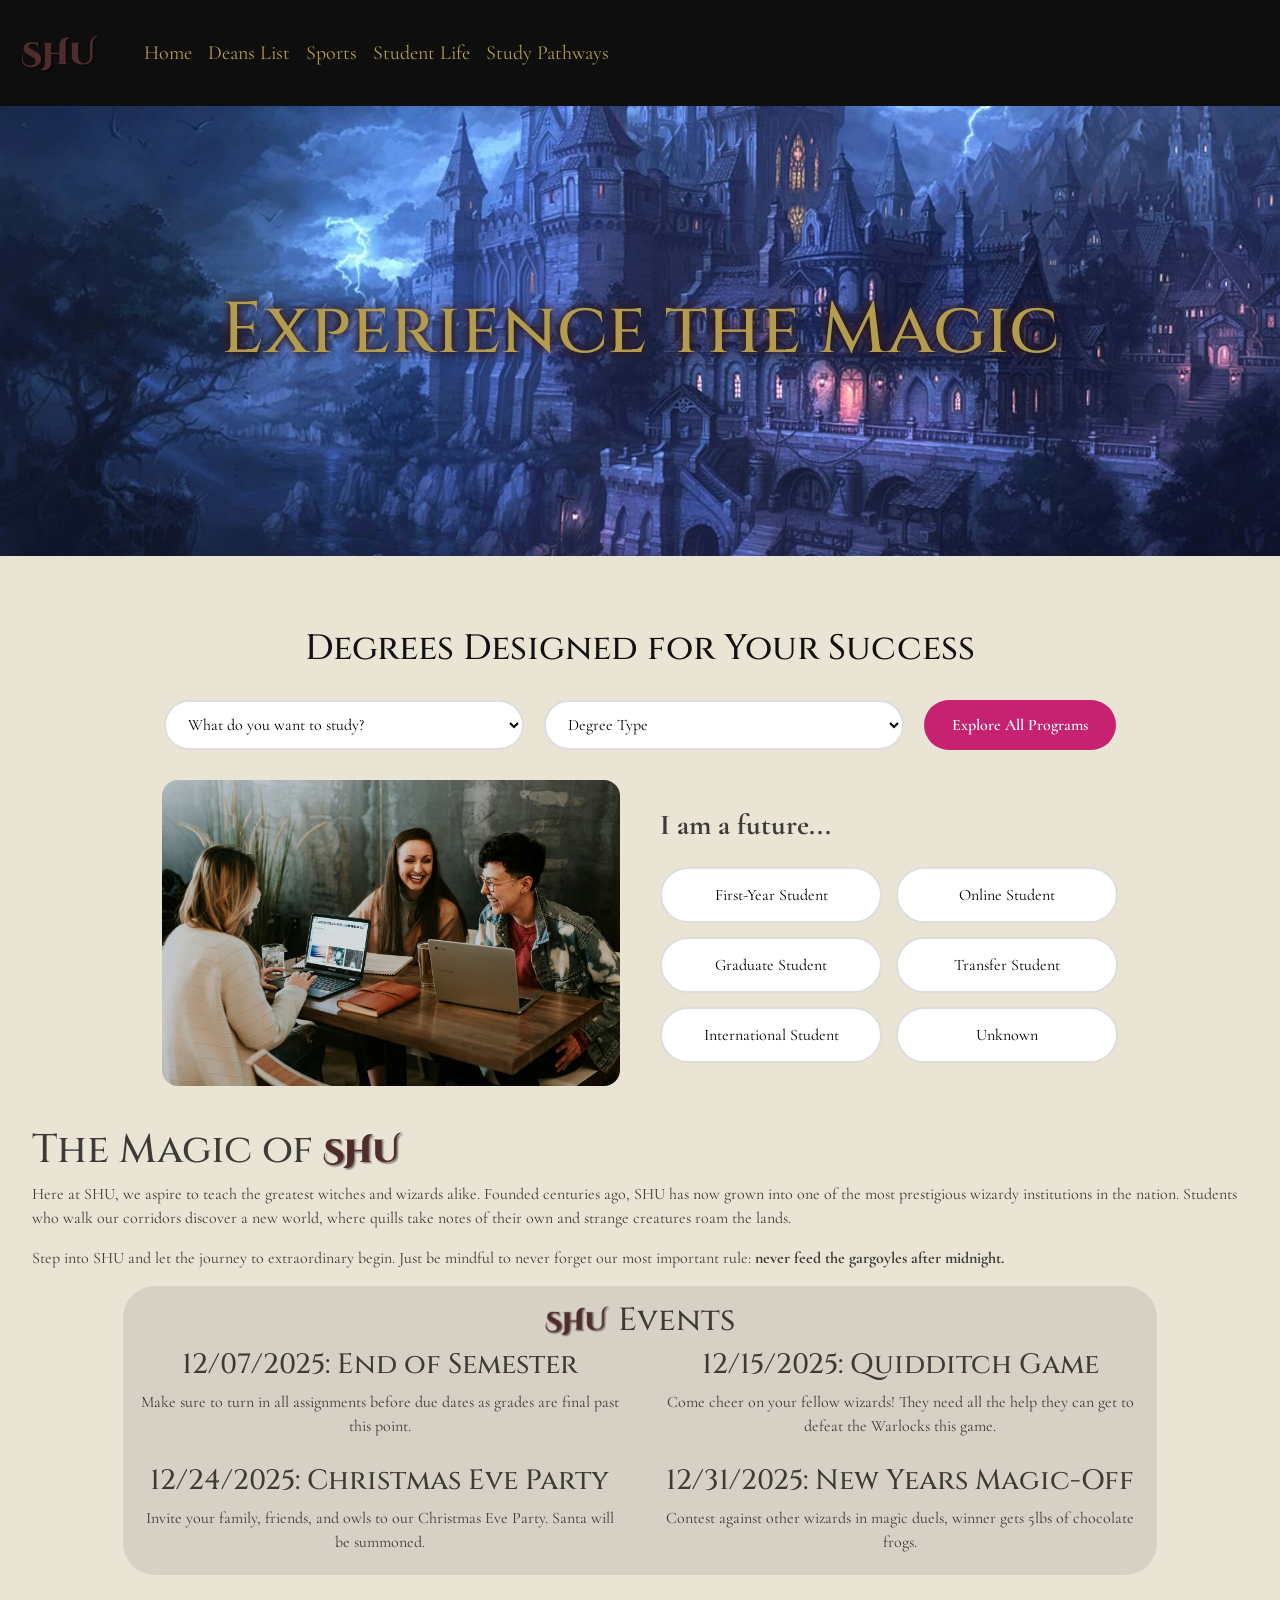
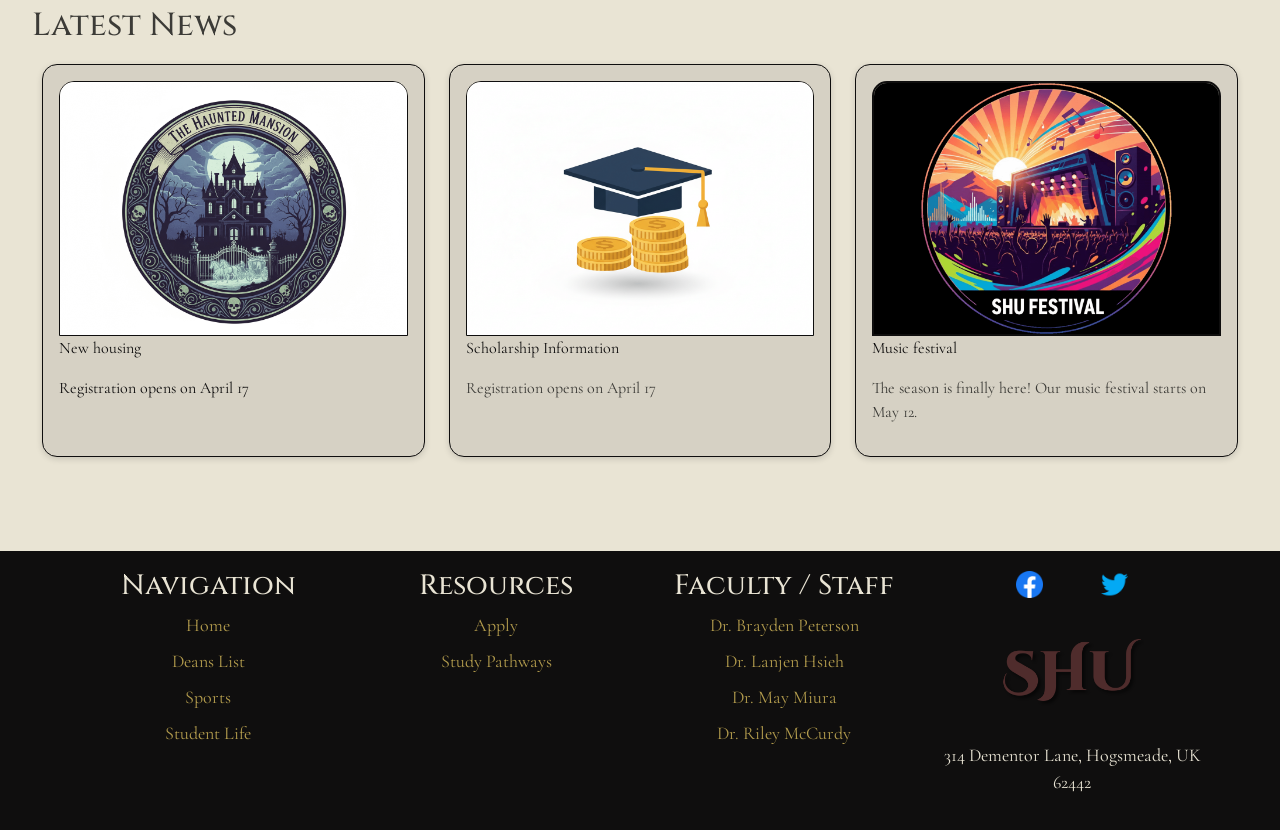
<file: index.html>
<!DOCTYPE html>
<html lang="en">
  <head>
    <meta charset="UTF-8">
    <meta name="viewport" content="width=device-width, initial-scale=1.0">
    <link rel="icon" href="./images/owl.ico" type="image/x-icon">
    <link rel="stylesheet" href="styles.css">
    <title>Southern Hogwarts University: Deans</title>

    <!-- Fonts -->
    <link rel="preconnect" href="https://fonts.googleapis.com">
    <link rel="preconnect" href="https://fonts.gstatic.com" crossorigin>
    <link
      href="https://fonts.googleapis.com/css2?family=Cormorant+Garamond:ital,wght@0,300..700;1,300..700&display=swap"
      rel="stylesheet"
    >
    <link
      href="https://fonts.googleapis.com/css2?family=Cinzel:wght@400..900&display=swap"
      rel="stylesheet"
    >

    <!-- Bootstrap -->
    <link
      href="https://cdn.jsdelivr.net/npm/bootstrap@5.3.8/dist/css/bootstrap.min.css"
      rel="stylesheet"
      integrity="sha384-sRIl4kxILFvY47J16cr9ZwB07vP4J8+LH7qKQnuqkuIAvNWLzeN8tE5YBujZqJLB"
      crossorigin="anonymous"
    >
    <style>
      .simple-degree-section {
        padding: 40px 0;
        font-family: "Cormorant Garamond", serif;
      }
      .simple-degree-section h2 {
        text-align: center;
        font-size: 2.2rem;
        margin-bottom: 30px;
        color: #111;
      }
      /* Top Filters */
      .degree-filter-row {
        display: flex;
        gap: 20px;
        justify-content: center;
        flex-wrap: wrap;
        max-width: 1200px;
        margin: 0px auto 30px auto;
      }
      .degree-select {
        padding: 12px 18px;
        border: 2px solid #ddd;
        border-radius: 40px;
        background: #fff;
        font-size: 1rem;
        width: 30%;
      }
      .degree-button {
        padding: 12px 28px;
        background: #c72171;
        color: #fff;
        border-radius: 40px;
        border: none;
        font-weight: 600;
        cursor: pointer;
        transition: 0.2s;
      }
      .degree-button:hover {
        background: #690642;
      }
      /* Two column layout */
      .degree-grid {
        display: grid;
        grid-template-columns: repeat(auto-fit, minmax(320px, 1fr));
        gap: 40px;
        align-items: center;
        max-width: 1200px;
        margin: 0 auto;
        padding: 0 10%;
      }
      .degree-grid img {
        width: 100%;
        border-radius: 16px;
      }
      .future-title {
        font-size: 1.8rem;
        font-weight: 700;
        margin-bottom: 20px;
      }
      .future-buttons {
        display: grid;
        grid-template-columns: repeat(auto-fit, minmax(180px, 1fr));
        gap: 14px;
      }
      .future-btn {
        padding: 14px 10px;
        border-radius: 40px;
        border: 2px solid #ddd;
        background: #fff;
        cursor: pointer;
        font-size: 1rem;
        transition: 0.15s;
      }
      .future-btn:hover {
        background: #f7f7f7;
      }
    </style>
  </head>
  <body>
    <!-- Use bootstrap nav classes and stop displaying burger when screen is at large breakpoint -->
    <nav
      class="navbar navbar-expand-md shu-navbar sticky-top"
      style="margin-bottom: 0"
    >
      <a class="navbar-brand shu-brand" href="index.html">
        <img
          src="images/logo.png"
          alt="Southern Hogwarts University"
          class="shu-nav-logo"
        >
      </a>

      <!-- Hamburger icon from bootstrap -->
      <button
        class="navbar-toggler navbar-dark shu-hamburger"
        type="button"
        data-bs-toggle="collapse"
        data-bs-target="#shu-navbar-content"
      >
        <span class="navbar-toggler-icon"></span>
      </button>

      <div class="collapse navbar-collapse" id="shu-navbar-content">
        <ul class="navbar-nav shu-nav-links">
          <li class="nav-item">
            <a class="nav-link" href="index.html">Home</a>
          </li>
          <li class="nav-item">
            <a class="nav-link" href="deans.html">Deans List</a>
          </li>
          <li class="nav-item">
            <a class="nav-link" href="sports.html">Sports</a>
          </li>
          <li class="nav-item">
            <a class="nav-link" href="student_life.html">Student Life</a>
          </li>
          <li class="nav-item">
            <a class="nav-link" href="areas_of_study.html">Study Pathways</a>
          </li>
        </ul>
      </div>
    </nav>
    <header>
      <div class="homepage-hero">
        <h1>Experience the Magic</h1>
      </div>
    </header>
    <main class="homepage-container">
      <section class="simple-degree-section">

        <h2>Degrees Designed for Your Success</h2>

        <!-- Top filter area -->
        <div class="degree-filter-row">
          <select class="degree-select" id="studySel">
            <option>What do you want to study?</option>
            <option>Ghoul Studies</option>
            <option>Water Magic</option>
            <option>Thunder & Lightning</option>
            <option>Arcane Studies</option>
          </select>

          <select class="degree-select" id="typeSel">
            <option>Degree Type</option>
            <option>Undergrad</option>
            <option>Graduate</option>
            <option>Certificate</option>
          </select>

          <button class="degree-button" id="exploreBtn">
            Explore All Programs
          </button>
        </div>

        <!-- Two-column layout -->
        <div class="degree-grid">
          <div>
            <img src="images/student.jpg" alt="students studying">
          </div>

          <div>
            <div class="future-title">I am a future...</div>

            <div class="future-buttons">
              <button class="future-btn">First-Year Student</button>
              <button class="future-btn">Online Student</button>
              <button class="future-btn">Graduate Student</button>
              <button class="future-btn">Transfer Student</button>
              <button class="future-btn">International Student</button>
              <button class="future-btn">Unknown</button>
            </div>
          </div>
        </div>
      </section>

      <h1>
        The Magic of
        <img
          class="homepage-inlinelogo-h1"
          src="images/logoInline.png"
          alt="SHU"
        >
      </h1>
      <p>Here at SHU, we aspire to teach the greatest witches and wizards alike. Founded centuries ago, SHU has now grown into one of the most prestigious wizardy institutions in the nation. Students who walk our corridors discover a new world, where quills take notes of their own and strange creatures roam the lands.</p>
      <p>Step into SHU and let the journey to extraordinary begin. Just be mindful to never forget our most important rule: <b>never feed the gargoyles after midnight.</b></p>
      <div class="homepage-event-container-mobile mobile" id="events-mobile">
        <h2>
          <img
            class="homepage-inlinelogo-h2"
            src="images/logoInline.png"
            alt="SHU"
            style="height: calc(1.325rem + .9vw);"
          >
          Events
        </h2>
        <dl>
          <dt>12/07/2025: End of Semester</dt>
          <dd>
            Make sure to turn in all assignments before due dates as grades are
            final past this point.
          </dd>
          <dt>12/15/2025: Quidditch Game</dt>
          <dd>
            Come cheer on your fellow wizards! They need all the help they can
            get to defeat the Warlocks this game.
          </dd>
          <dt>12/24/2025: Christmas Eve Party</dt>
          <dd>
            Invite your family, friends, and owls to our Christmas Eve Party.
            Santa will be summoned.
          </dd>
          <dt>12/31/2025: New Years Magic-Off</dt>
          <dd>
            Contest against other wizards in magic duels, winner gets 5lbs of
            chocolate frogs.
          </dd>
        </dl>
      </div>
      <div class="homepage-event-container" id="events">
        <h2>
          <img
            class="homepage-inlinelogo-h2"
            src="images/logoInline.png"
            alt="SHU"
          >
          Events
        </h2>
        <div class="homepage-event-cards">
          <div class="homepage-event-card">
            <h3>12/07/2025: End of Semester</h3>
            <p>
              Make sure to turn in all assignments before due dates as grades
              are final past this point.
            </p>
          </div>
          <div class="homepage-event-card">
            <h3>12/15/2025: Quidditch Game</h3>
            <p>
              Come cheer on your fellow wizards! They need all the help they can
              get to defeat the Warlocks this game.
            </p>
          </div>
          <div class="homepage-event-card">
            <h3>12/24/2025: Christmas Eve Party</h3>
            <p>
              Invite your family, friends, and owls to our Christmas Eve Party.
              Santa will be summoned.
            </p>
          </div>
          <div class="homepage-event-card">
            <h3>12/31/2025: New Years Magic-Off</h3>
            <p>
              Contest against other wizards in magic duels, winner gets 5lbs of
              chocolate frogs.
            </p>
          </div>
        </div>
      </div>

      <!--Latest News-->
      <h2>Latest News</h2>
      <section class="latestnews">
        <div class="house-apply">
          <img src="images/House.png" alt="House" class="House-photo">
          <p><a href="#">New housing</a></p>
          <p>Registration opens on April 17</p>
        </div>

        <div class="scholarship-info">
          <img
            src="images/scholarship.png"
            alt="scholarship"
            class="scholarship-photo"
          >
          <p><a href="#">Scholarship Information</a></p>
          <p>Registration opens on April 17</p>
        </div>

        <div class="music-fes">
          <img src="images/music.png" alt="music" class="music-photo">
          <p><a href="#">Music festival</a></p>
          <p>
            The season is finally here! Our music festival starts on May 12.
          </p>
        </div>
      </section>

      <!-- Two different list types for class="mobile" -->
      <section class="mobile">
        <h2>Follow your magic life</h2>

        <!-- Unordered list -->
        <ul class="magic-list">
          <!-- Link to Apply Form page -->
          <li>
            <div class="magic-icon">
              <a href="areas_of_study.html#applicationForm">Apply</a>
            </div>
          </li>

          <!-- Link to Study Pathways page -->
          <li>
            <div class="magic-icon">
              <a href="areas_of_study.html">Study Pathways</a>
            </div>
          </li>

          <!-- Link to Deans page -->
          <li>
            <div class="magic-icon"><a href="deans.html">Deans</a></div>
          </li>

          <!-- Link to Clubs page -->
          <li>
            <div class="magic-icon">
              <a href="student_life.html#life-club">Clubs</a>
            </div>
          </li>
        </ul>

        <h2>How to become a True Hogwitch</h2>

        <!-- Ordered list for how to apply -->
        <ol class="magic-step">
          <li>
            Read through all the information on the website to understand what
            the school offers.
          </li>

          <li>
            Explore the Deans and find the ones you feel most connected to.
          </li>

          <li>
            Talk with a professor one-on-one to learn more about the courses.
          </li>

          <li>
            Look for clubs or sports you might enjoy joining in the future.
          </li>

          <li>
            Fill out the application form to officially start your Hogwitch
            journey!
          </li>
        </ol>
      </section>
    </main>

    <footer>
      <div class="footer-grid mobile-footer">
        <div class="footer-section">
          <h3>Navigation</h3>
          <a href="index.html" class="footer-link">Home</a>
          <a href="deans.html" class="footer-link">Deans List</a>
          <a href="sports.html" class="footer-link">Sports</a>
          <a href="student_life.html" class="footer-link">Student Life</a>
        </div>
        <div class="footer-section">
          <h3>Resources</h3>
          <a href="areas_of_study.html#applicationForm" class="footer-link"
            >Apply</a
          >
          <a href="areas_of_study.html" class="footer-link">Study Pathways</a>
        </div>
        <div class="footer-section">
          <h3>Faculty / Staff</h3>
          <a href="portfolios/Brayden.html" class="footer-link"
            >Dr. Brayden Peterson</a
          >
          <a href="portfolios/Lanjen.html" class="footer-link"
            >Dr. Lanjen Hsieh</a
          >
          <a href="portfolios/May.html" class="footer-link">Dr. May Miura</a>
          <a href="portfolios/Riley.html" class="footer-link"
            >Dr. Riley McCurdy</a
          >
        </div>
        <div class="footer-section">
          <!-- Socials for the homepage don't link to actual accounts... I didn't make any -->
          <div>
            <a href="https://www.facebook.com/">
              <img
                src="images/facebook.png"
                class="footer-socials"
                alt="Facebook"
              >
            </a>
            <a href="https://x.com/">
              <img
                src="images/twitter.png"
                class="footer-socials"
                alt="Twitter"
              >
            </a>
          </div>

          <img
            src="images/logo.png"
            alt="Southern Hogwarts University Logo"
            class="footer-logo"
          >
          <!-- This is a fake address I came up with, the zip code spells MAGIC on a telephone keypad and Hogsmeade is a small village near Hogwarts in the Harry Potter universe-->
          <p>314 Dementor Lane, Hogsmeade, UK 62442</p>
        </div>
      </div>
    </footer>
    <script>
        document
            .getElementById("typeSel")
            .addEventListener("change", function () {
                document.querySelector(".future-title").textContent =
                    "You are exploring " + this.value + " pathways...";
            });
    </script>
    <script
      src="https://cdn.jsdelivr.net/npm/bootstrap@5.3.8/dist/js/bootstrap.bundle.min.js"
      integrity="sha384-FKyoEForCGlyvwx9Hj09JcYn3nv7wiPVlz7YYwJrWVcXK/BmnVDxM+D2scQbITxI"
      crossorigin="anonymous"
    ></script>
  </body>
</html>
</file>
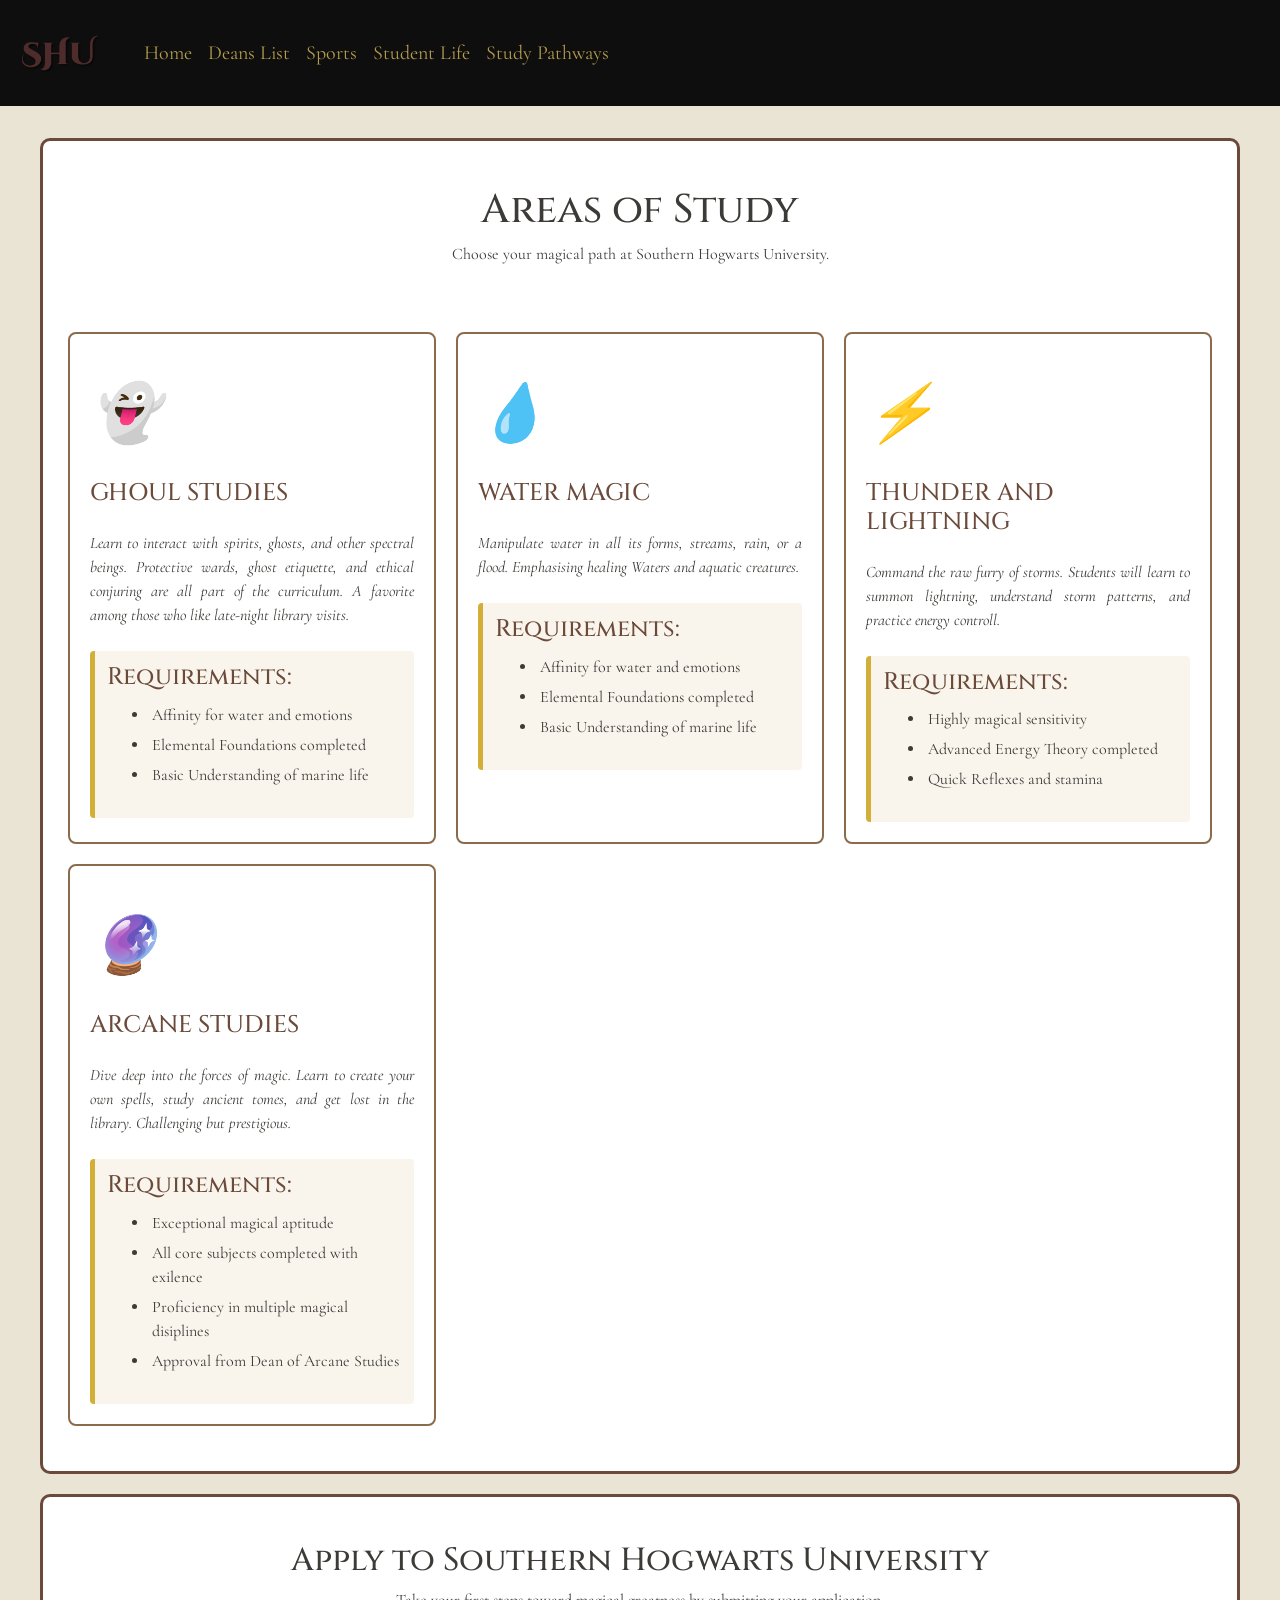
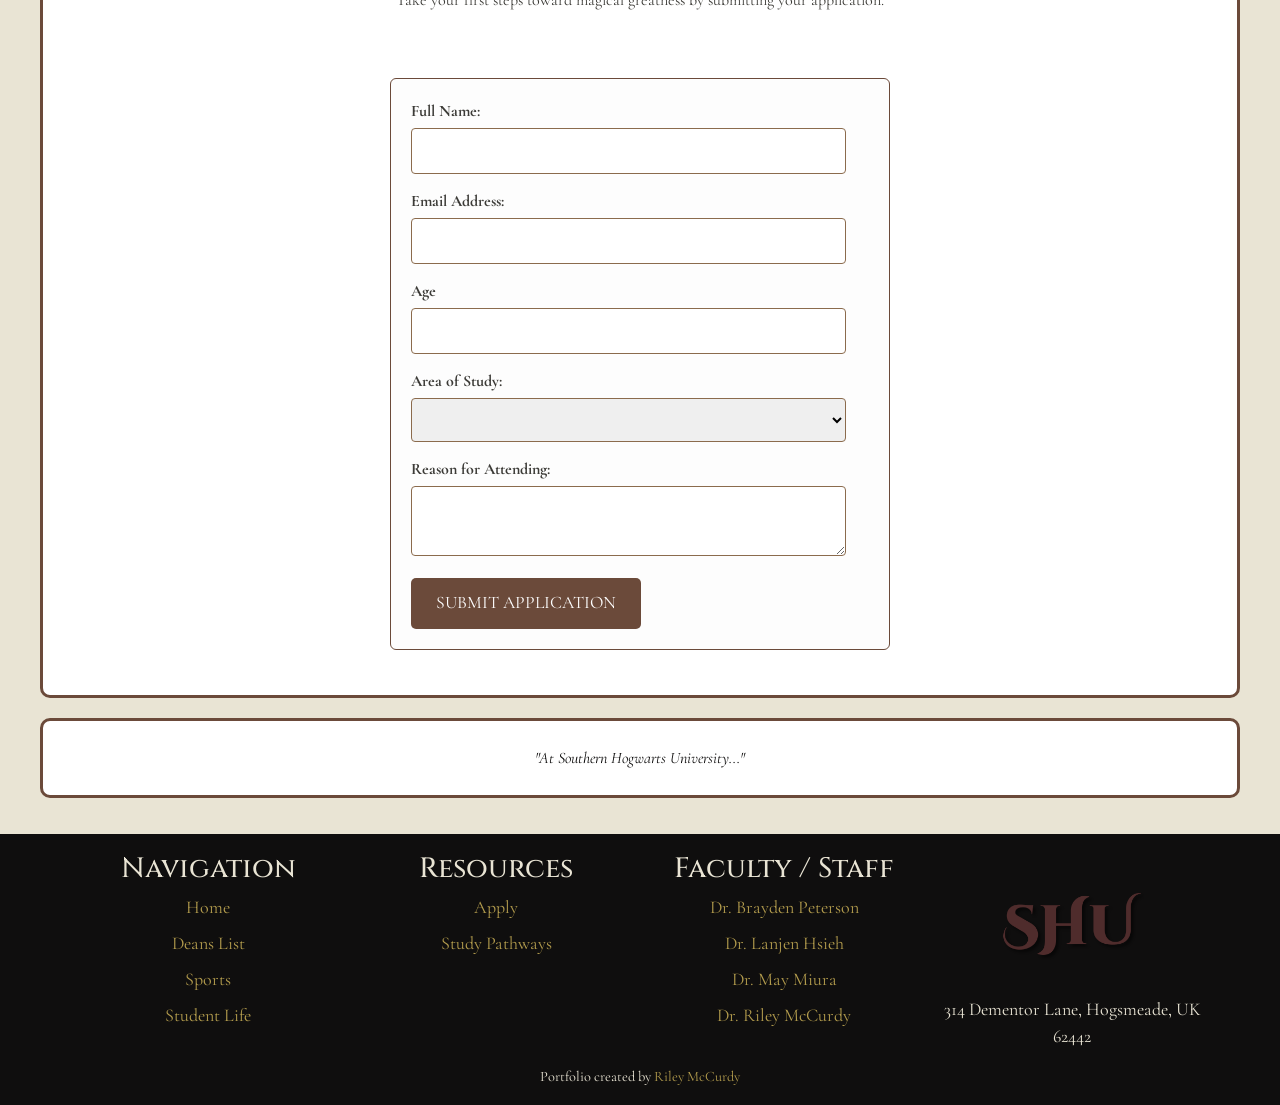
<file: areas_of_study.html>
<!DOCTYPE html>
<html lang="en">
  <head>
    <meta charset="UTF-8" />
    <meta name="viewport" content="width=device-width, initial-scale=1.0" />
    <link rel="icon" href="./images/owl.ico" type="image/x-icon" />
    <link rel="stylesheet" href="styles.css" />
    <title>Areas of Study</title>
    <!-- Fonts -->
    <link rel="preconnect" href="https://fonts.googleapis.com" />
    <link rel="preconnect" href="https://fonts.gstatic.com" crossorigin />
    <link
      href="https://fonts.googleapis.com/css2?family=Cormorant+Garamond:ital,wght@0,300..700;1,300..700&display=swap"
      rel="stylesheet"
    />
    <link
      href="https://fonts.googleapis.com/css2?family=Cinzel:wght@400..900&display=swap"
      rel="stylesheet"
    />

    <!-- Bootstrap -->
    <link
      href="https://cdn.jsdelivr.net/npm/bootstrap@5.3.8/dist/css/bootstrap.min.css"
      rel="stylesheet"
      integrity="sha384-sRIl4kxILFvY47J16cr9ZwB07vP4J8+LH7qKQnuqkuIAvNWLzeN8tE5YBujZqJLB"
      crossorigin="anonymous"
    />
    <style>
      * {
        margin: 0;
        padding: 0;
      }

      /* Study Section */

      main {
        max-width: 1200px;
        margin: 0 auto;
      }

      .frame {
        background-color: white;
        border: 3px solid #6b4a3a;
        border-radius: 10px;
        padding: 25px;
        margin: 20px 0;
      }

      .headding {
        text-align: center;
        margin-bottom: 30px;
        padding: 20px;
        background-color: white;
        border-radius: 8px;
      }

      .headding p {
        margin-top: 5px;
      }

      .pathway-card-holder {
        display: grid;
        grid-template-columns: repeat(auto-fit, minmax(280px, 1fr));
        gap: 20px;
        margin: 20px 0;
      }

      .pathway-card {
        background-color: white;
        border: 2px solid #8b6b4d;
        border-radius: 8px;
        padding: 20px;
      }

      .symbol {
        text-align: center;
        margin: 10px 0;
        font-size: 3.5rem;
      }

      .pathway-card h2 {
        color: #6b4a3a;
        font-size: 1.5rem;
        text-transform: uppercase;
        margin: 15px 0;
      }

      .pathway-card p {
        font-style: italic;
        text-align: justify;
        padding: 8px 0;
      }

      .pathway-req {
        margin-top: 15px;
        padding: 12px;
        background-color: #f9f5ed;
        border-left: 5px solid #d4af37;
        border-radius: 4px;
      }

      .pathway-req h4 {
        color: #6b4a3a;
        margin-top: 0;
      }

      .pathway-req li {
        margin-left: 10px;
        padding: 3px;
      }

      /* Form Section */

      .application {
        max-width: 500px;
        margin: 20px auto;
        padding: 20px;
        background-color: #fdfdfd;
        border: 1px solid #6b4a3a;
        border-radius: 6px;
      }

      .application-card {
        margin-bottom: 15px;
        text-align: left;
      }

      .application-card label {
        display: block;
        margin-bottom: 5px;
        font-weight: bold;
      }

      .application-card input,
      .application-card select,
      .application-card textarea {
        width: 95%;
        padding: 10px;
        border: 1px solid #8b6b4d;
        border-radius: 4px;
        font-size: 1rem;
      }

      .application-btn {
        background-color: #6b4a3a;
        color: white;
        border: none;
        padding: 12px 25px;
        border-radius: 5px;
        font-size: 1.1rem;
        cursor: pointer;
        text-transform: uppercase;
      }

      .quote {
        text-align: center;
        font-style: italic;
        color: #0f0e0e;
      }
    </style>
  </head>
  <body>
    <!-- Use bootstrap nav classes and stop displaying burger when screen is at large breakpoint -->
    <nav class="navbar navbar-expand-md shu-navbar sticky-top">
      <a class="navbar-brand shu-brand" href="index.html">
        <img
          src="images/logo.png"
          alt="Southern Hogwarts University"
          class="shu-nav-logo"
        />
      </a>

      <!-- Hamburger icon from bootstrap -->
      <button
        class="navbar-toggler navbar-dark shu-hamburger"
        type="button"
        data-bs-toggle="collapse"
        data-bs-target="#shu-navbar-content"
      >
        <span class="navbar-toggler-icon"></span>
      </button>

      <div class="collapse navbar-collapse" id="shu-navbar-content">
        <ul class="navbar-nav shu-nav-links">
          <li class="nav-item">
            <a class="nav-link" href="index.html">Home</a>
          </li>
          <li class="nav-item">
            <a class="nav-link" href="deans.html">Deans List</a>
          </li>
          <li class="nav-item">
            <a class="nav-link" href="sports.html">Sports</a>
          </li>
          <li class="nav-item">
            <a class="nav-link" href="student_life.html">Student Life</a>
          </li>
          <li class="nav-item">
            <a class="nav-link" href="areas_of_study.html">Study Pathways</a>
          </li>
        </ul>
      </div>
    </nav>
    <main>
      <!--  groups primary page content -->
      <section class="frame">
        <!--  isolates study section -->
        <div class="headding">
          <!--  groups title text -->
          <h1>Areas of Study</h1>
          <p>Choose your magical path at Southern Hogwarts University.</p>
        </div>

        <div class="pathway-card-holder">
          <!--  holds multiple cards -->

          <section class="pathway-card">
            <!--  separate program block -->
            <p class="symbol">👻</p>
            <!--  visual identifier -->
            <h2>Ghoul Studies</h2>
            <p>
              Learn to interact with spirits, ghosts, and other spectral beings.
              Protective wards, ghost etiquette, and ethical conjuring are all
              part of the curriculum. A favorite among those who like late-night
              library visits.
            </p>
            <div class="pathway-req">
              <!--  groups requirements -->
              <h4>Requirements:</h4>
              <ul>
                <li>Affinity for water and emotions</li>
                <li>Elemental Foundations completed</li>
                <li>Basic Understanding of marine life</li>
              </ul>
            </div>
          </section>

          <section class="pathway-card">
            <!--  another program block -->
            <p class="symbol">💧</p>
            <h2>Water Magic</h2>
            <p>
              Manipulate water in all its forms, streams, rain, or a flood.
              Emphasising healing Waters and aquatic creatures.
            </p>
            <div class="pathway-req">
              <h4>Requirements:</h4>
              <ul>
                <li>Affinity for water and emotions</li>
                <li>Elemental Foundations completed</li>
                <li>Basic Understanding of marine life</li>
              </ul>
            </div>
          </section>

          <section class="pathway-card">
            <!--  separate lightning program -->
            <p class="symbol">⚡</p>
            <h2>Thunder and Lightning</h2>
            <p>
              Command the raw furry of storms. Students will learn to summon
              lightning, understand storm patterns, and practice energy
              controll.
            </p>
            <div class="pathway-req">
              <h4>Requirements:</h4>
              <ul>
                <li>Highly magical sensitivity</li>
                <li>Advanced Energy Theory completed</li>
                <li>Quick Reflexes and stamina</li>
              </ul>
            </div>
          </section>

          <section class="pathway-card">
            <!--  separate arcane program -->
            <p class="symbol">🔮</p>
            <h2>Arcane Studies</h2>
            <p>
              Dive deep into the forces of magic. Learn to create your own
              spells, study ancient tomes, and get lost in the library.
              Challenging but prestigious.
            </p>
            <div class="pathway-req">
              <h4>Requirements:</h4>
              <ul>
                <li>Exceptional magical aptitude</li>
                <li>All core subjects completed with exilence</li>
                <li>Proficiency in multiple magical disiplines</li>
                <li>Approval from Dean of Arcane Studies</li>
              </ul>
            </div>
          </section>
        </div>
      </section>

      <section class="frame" id="applicationForm">
        <!--  dedicated form area -->
        <div class="headding">
          <!--  form heading -->
          <h2>Apply to Southern Hogwarts University</h2>
          <p>
            Take your first steps toward magical greatness by submitting your
            application.
          </p>
        </div>

        <div class="application">
          <!--  contains form -->
          <form>
            <!--  collects user data -->
            <div class="application-card">
              <!--  isolate field -->
              <label> Full Name: </label>
              <input type="text" />
            </div>

            <div class="application-card">
              <!--  separate input -->
              <label>Email Address:</label>
              <input type="email" />
            </div>

            <div class="application-card">
              <!--  structured input -->
              <label>Age</label>
              <input type="number" />
            </div>

            <div class="application-card">
              <!--  isolated select -->
              <label>Area of Study:</label>
              <select>
                ...
              </select>
            </div>

            <div class="application-card">
              <!--  isolate textarea -->
              <label>Reason for Attending:</label>
              <textarea></textarea>
            </div>

            <button type="submit" class="application-btn">
              <!--  triggers form -->
              Submit Application
            </button>
          </form>
        </div>
      </section>

      <section class="frame">
        <!--  separate quote block -->
        <div class="quote">
          <!--  style quote independently -->
          "At Southern Hogwarts University..."
        </div>
      </section>
    </main>

    <script
      src="https://cdn.jsdelivr.net/npm/bootstrap@5.3.8/dist/js/bootstrap.bundle.min.js"
      integrity="sha384-FKyoEForCGlyvwx9Hj09JcYn3nv7wiPVlz7YYwJrWVcXK/BmnVDxM+D2scQbITxI"
      crossorigin="anonymous"
    ></script>
    <footer>
      <div class="footer-grid mobile-footer">
        <div class="footer-section">
          <h3>Navigation</h3>
          <a href="index.html" class="footer-link">Home</a>
          <a href="deans.html" class="footer-link">Deans List</a>
          <a href="sports.html" class="footer-link">Sports</a>
          <a href="student_life.html" class="footer-link">Student Life</a>
        </div>
        <div class="footer-section">
          <h3>Resources</h3>
          <a href="areas_of_study.html#applicationForm" class="footer-link"
            >Apply</a
          >
          <a href="areas_of_study.html" class="footer-link">Study Pathways</a>
        </div>
        <div class="footer-section">
          <h3>Faculty / Staff</h3>
          <a href="./portfolios/Brayden.html" class="footer-link"
            >Dr. Brayden Peterson</a
          >
          <a href="./portfolios/Lanjen.html" class="footer-link"
            >Dr. Lanjen Hsieh</a
          >
          <a href="./portfolios/May.html" class="footer-link">Dr. May Miura</a>
          <a href="./portfolios/Riley.html" class="footer-link"
            >Dr. Riley McCurdy</a
          >
        </div>
        <div class="footer-section">
          <img
            src="images/logo.png"
            alt="Southern Hogwarts University Logo"
            class="footer-logo"
          />
          <!-- This is a fake address I came up with, the zip code spells MAGIC on a telephone keypad and Hogsmeade is a small village near Hogwarts in the Harry Potter universe-->
          <p>314 Dementor Lane, Hogsmeade, UK 62442</p>
        </div>
      </div>
      <p class="footer-page-credit">
        Portfolio created by <a href="./portfolios/Riley.html">Riley McCurdy</a>
      </p>
    </footer>
  </body>
</html>
</file>
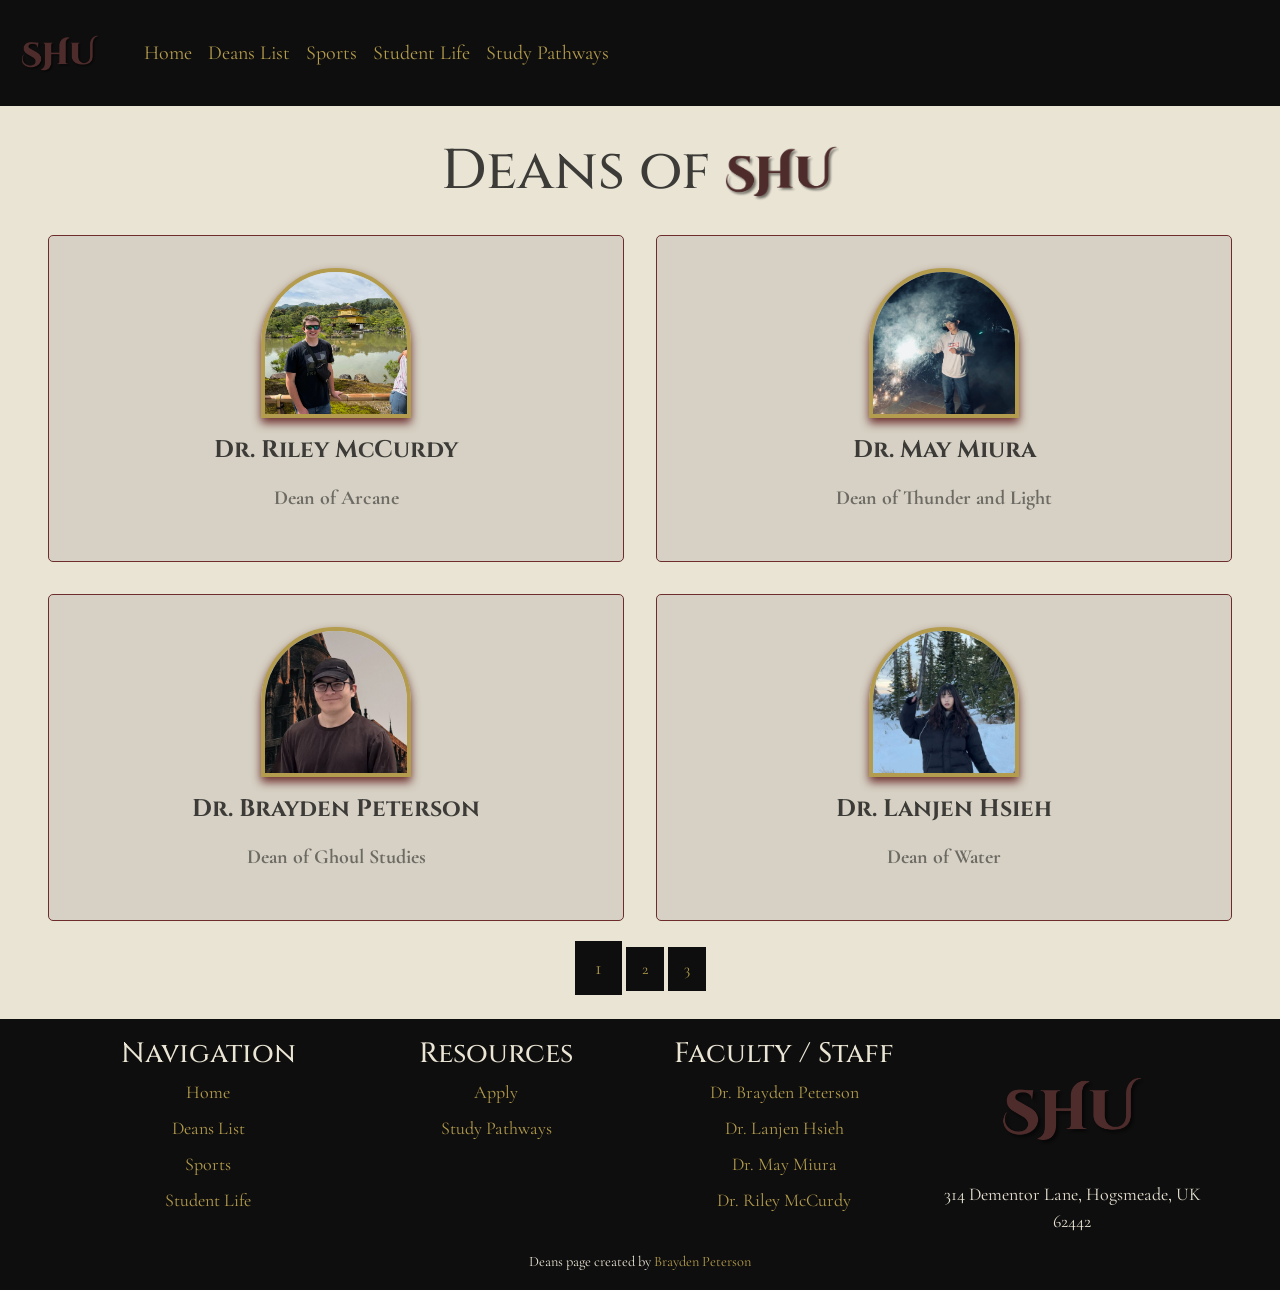
<file: deans.html>
<!DOCTYPE html>
<html lang="en">
<head>
    <meta charset="UTF-8">
    <meta name="viewport" content="width=device-width, initial-scale=1.0">
    <link rel="icon" href="./images/owl.ico" type="image/x-icon">
    <link rel="stylesheet" href="styles.css">
    <title>Southern Hogwarts University: Deans</title>

    <!-- Fonts -->
    <link rel="preconnect" href="https://fonts.googleapis.com">
    <link rel="preconnect" href="https://fonts.gstatic.com" crossorigin>
    <link href="https://fonts.googleapis.com/css2?family=Cormorant+Garamond:ital,wght@0,300..700;1,300..700&display=swap" rel="stylesheet">
    <link href="https://fonts.googleapis.com/css2?family=Cinzel:wght@400..900&display=swap" rel="stylesheet">

    <!-- Bootstrap -->
    <link href="https://cdn.jsdelivr.net/npm/bootstrap@5.3.8/dist/css/bootstrap.min.css" rel="stylesheet" integrity="sha384-sRIl4kxILFvY47J16cr9ZwB07vP4J8+LH7qKQnuqkuIAvNWLzeN8tE5YBujZqJLB" crossorigin="anonymous">
</head>
<body>
    <!-- Use bootstrap nav classes and stop displaying burger when screen is at large breakpoint -->
    <nav class="navbar navbar-expand-md shu-navbar sticky-top">
        <a class="navbar-brand shu-brand" href="index.html">
            <img src="images/logo.png" alt="Southern Hogwarts University" class="shu-nav-logo">
        </a>

        <!-- Hamburger icon from bootstrap -->
        <button class="navbar-toggler navbar-dark shu-hamburger" type="button" data-bs-toggle="collapse" data-bs-target="#shu-navbar-content">
            <span class="navbar-toggler-icon"></span>
        </button>

        <div class="collapse navbar-collapse" id="shu-navbar-content">
            <ul class="navbar-nav shu-nav-links">
                <li class="nav-item">
                    <a class="nav-link" href="index.html">Home</a>
                </li>
                <li class="nav-item">
                    <a class="nav-link" href="deans.html">Deans List</a>
                </li>
                <li class="nav-item">
                    <a class="nav-link" href="sports.html">Sports</a>
                </li>
                <li class="nav-item">
                    <a class="nav-link" href="student_life.html">Student Life</a>
                </li>
                <li class="nav-item">
                    <a class="nav-link" href="areas_of_study.html">Study Pathways</a>
                </li>
            </ul>
        </div>
    </nav>
    <!-- Header with inline logo-->
    <header>
        <h1 class="dean-page-heading">Deans of <img style="height: 3.5rem;" class="homepage-inlinelogo-h1" src="images/logoInline.png" alt="SHU"></h1>
    </header>
    <main class="dean-container">
        <section>
            <ul class="dean-list" id="dean-list">
                <!--All dean cards including from other pages -->
                <!-- Dean card for Riley -->
                <li class="deanlist-item">
                    <a class="dean-link" href="portfolios/Riley.html">
                        <div class="dean-card">
                            <img class="dean-photo" src="images/riley.jpg" alt="Photo of Riley McCurdy">
                            <div class="dean-info">
                                <h3 class="dean-name">Dr. Riley McCurdy</h3>
                                <p class="dean-description">Dean of Arcane</p>
                            </div>
                        </div>
                    </a>
                </li>
                <!-- Dean card for May -->
                <li class="deanlist-item">
                    <a class="dean-link" href="portfolios/May.html">
                        <div class="dean-card">
                            <img class="dean-photo" src="images/MAY-portfolio.jpg" alt="Photo of May Miura">
                            <div class="dean-info">
                                <h3 class="dean-name">Dr. May Miura</h3>
                                <p class="dean-description">Dean of Thunder and Light</p>
                            </div>
                        </div>
                    </a>
                </li>
                <!-- Dean card for Brayden -->
                <li class="deanlist-item">
                    <a class="dean-link" href="portfolios/Brayden.html">
                        <div class="dean-card">
                            <img class="dean-photo" src="images/brayden.jpg" alt="Photo of Brayden Peterson">
                            <div class="dean-info">
                                <h3 class="dean-name">Dr. Brayden Peterson</h3>
                                <p class="dean-description">Dean of Ghoul Studies</p>
                            </div>
                        </div>
                    </a>
                </li>
                <!-- Dean card for Lanjen -->
                <li class="deanlist-item">
                    <a class="dean-link" href="portfolios/Lanjen.html">
                        <div class="dean-card">
                            <img class="dean-photo" src="images/lanjen.jpg" alt="Photo of Lanjen Hsieh">
                            <div class="dean-info">
                                <h3 class="dean-name">Dr. Lanjen Hsieh</h3>
                                <p class="dean-description">Dean of Water</p>
                            </div>
                        </div>
                    </a>
                </li>
                <!-- FORMER DEANS FOR JAVASCRIPT REQUIREMENT-->
                <li class="deanlist-item">
                    <a class="dean-link">
                        <div class="dean-card">
                            <img class="dean-photo" src="images/gravestone.jpg" alt="Gravestone">
                            <div class="dean-info">
                                <h3 class="dean-name">Dr. Dianne Rott</h3>
                                <p class="dean-description">Ex-Dean of Arcane</p>
                            </div>
                        </div>
                    </a>
                </li>
                <li class="deanlist-item">
                    <a class="dean-link">
                        <div class="dean-card">
                            <img class="dean-photo" src="images/gravestone.jpg" alt="Gravestone">
                            <div class="dean-info">
                                <h3 class="dean-name">Dr. Izzy Gone</h3>
                                <p class="dean-description">Ex-Dean of Thunder and Light</p>
                            </div>
                        </div>
                    </a>
                </li>
                <li class="deanlist-item">
                    <a class="dean-link">
                        <div class="dean-card">
                            <img class="dean-photo" src="images/gravestone.jpg" alt="Gravestone">
                            <div class="dean-info">
                                <h3 class="dean-name">Dr. Yule B. Nekst</h3>
                                <p class="dean-description">Ex-Dean of Ghoul Studies</p>
                            </div>
                        </div>
                    </a>
                </li>
                <li class="deanlist-item">
                    <a class="dean-link">
                        <div class="dean-card">
                            <img class="dean-photo" src="images/gravestone.jpg" alt="Gravestone">
                            <div class="dean-info">
                                <h3 class="dean-name">Dr. Barry Da'Live</h3>
                                <p class="dean-description">Ex-Dean of Water</p>
                            </div>
                        </div>
                    </a>
                </li>
                <li class="deanlist-item">
                    <a class="dean-link">
                        <div class="dean-card">
                            <img class="dean-photo" src="images/gravestone.jpg" alt="Gravestone">
                            <div class="dean-info">
                                <h3 class="dean-name">Dr. Merle Ambrose</h3>
                                <p class="dean-description">Ex-Dean of Ravenwood Magic</p>
                            </div>
                        </div>
                    </a>
                </li>
                <li class="deanlist-item">
                    <a class="dean-link">
                        <div class="dean-card">
                            <img class="dean-photo" src="images/gravestone.jpg" alt="Gravestone">
                            <div class="dean-info">
                                <h3 class="dean-name">Dr. Cyrus Drake</h3>
                                <p class="dean-description">Ex-Dean of Death</p>
                            </div>
                        </div>
                    </a>
                </li>
                <li class="deanlist-item">
                    <a class="dean-link">
                        <div class="dean-card">
                            <img class="dean-photo" src="images/gravestone.jpg" alt="Gravestone">
                            <div class="dean-info">
                                <h3 class="dean-name">Dr. Malistaire Drake</h3>
                                <p class="dean-description">Ex-Dean of Death</p>
                            </div>
                        </div>
                    </a>
                </li>
                <li class="deanlist-item">
                    <a class="dean-link">
                        <div class="dean-card">
                            <img class="dean-photo" src="images/gravestone.jpg" alt="Gravestone">
                            <div class="dean-info">
                                <h3 class="dean-name">Dr. Velma von Venkman</h3>
                                <p class="dean-description">Ex-Dean of Shadow</p>
                            </div>
                        </div>
                    </a>
                </li>
            </ul>
            <!--Pagination buttons-->
            <div class="deans-dean-pagination" id="deans-paginate">
                <a href="#" class="deans-pagination-link" data-pageNum="1">1</a>
                <a href="#" class="deans-pagination-link" data-pageNum="2">2</a>
                <a href="#" class="deans-pagination-link" data-pageNum="3">3</a>
            </div>
        </section>
    </main>
    <footer>
        <div class="footer-grid mobile-footer">
            <div class="footer-section">
                <h3>Navigation</h3>
                <a href="index.html" class="footer-link">Home</a>
                <a href="deans.html" class="footer-link">Deans List</a>
                <a href="sports.html" class="footer-link">Sports</a>
                <a href="student_life.html" class="footer-link">Student Life</a>
            </div>
            <div class="footer-section">
                <h3>Resources</h3>
                <a href="areas_of_study.html#applicationForm" class="footer-link">Apply</a>
                <a href="areas_of_study.html" class="footer-link">Study Pathways</a>
            </div>
            <div class="footer-section">
                <h3>Faculty / Staff</h3>
                <a href="portfolios/Brayden.html" class="footer-link">Dr. Brayden Peterson</a>
                <a href="portfolios/Lanjen.html" class="footer-link">Dr. Lanjen Hsieh</a>
                <a href="portfolios/May.html" class="footer-link">Dr. May Miura</a>
                <a href="portfolios/Riley.html" class="footer-link">Dr. Riley McCurdy</a>
            </div>
            <div class="footer-section">
                <img src="images/logo.png" alt="Southern Hogwarts University Logo" class="footer-logo">
                <!-- This is a fake address I came up with, the zip code spells MAGIC on a telephone keypad and Hogsmeade is a small village near Hogwarts in the Harry Potter universe-->
                <p>314 Dementor Lane, Hogsmeade, UK 62442</p>
            </div>
        </div>
        <p class="footer-page-credit">Deans page created by <a href="portfolios/Brayden.html">Brayden Peterson</a></p>
    </footer>

    <script src="javascript.js"></script>
    <script src="https://cdn.jsdelivr.net/npm/bootstrap@5.3.8/dist/js/bootstrap.bundle.min.js" integrity="sha384-FKyoEForCGlyvwx9Hj09JcYn3nv7wiPVlz7YYwJrWVcXK/BmnVDxM+D2scQbITxI" crossorigin="anonymous"></script>
</body>
</html>
</file>
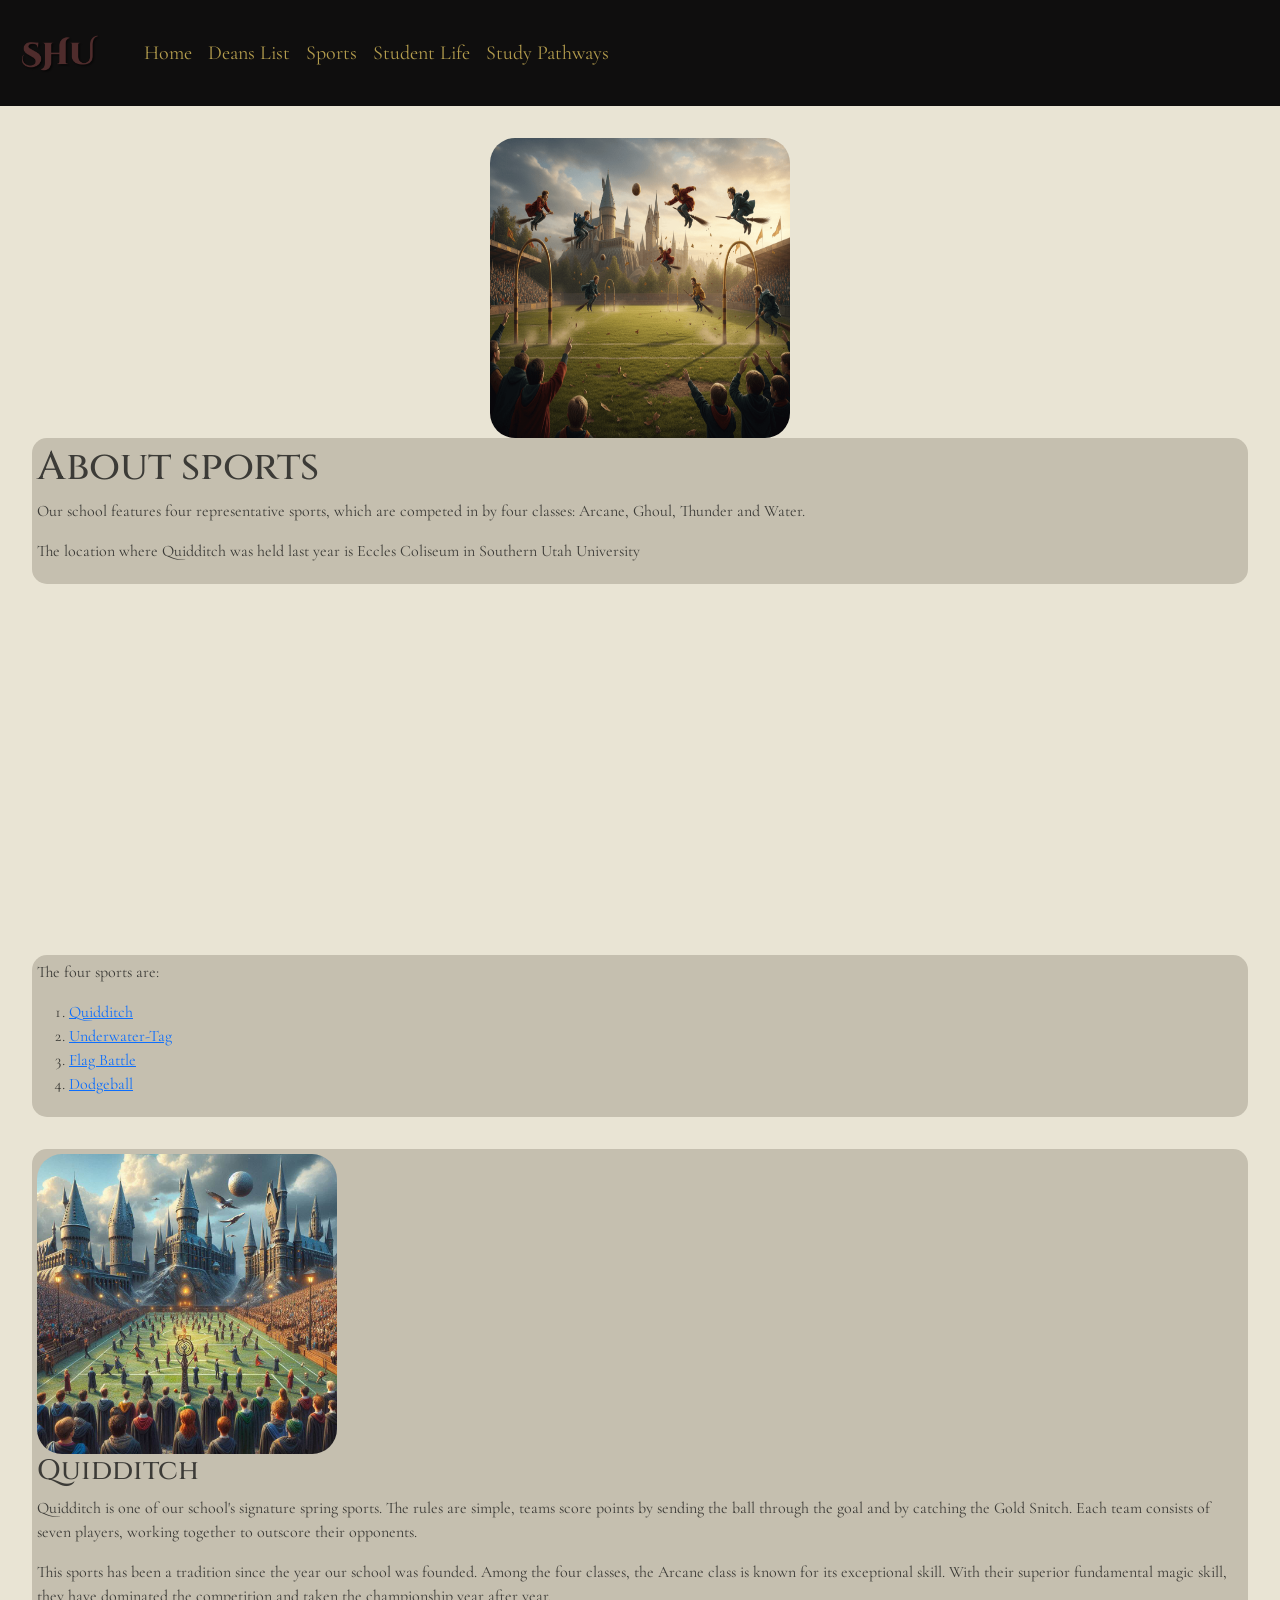
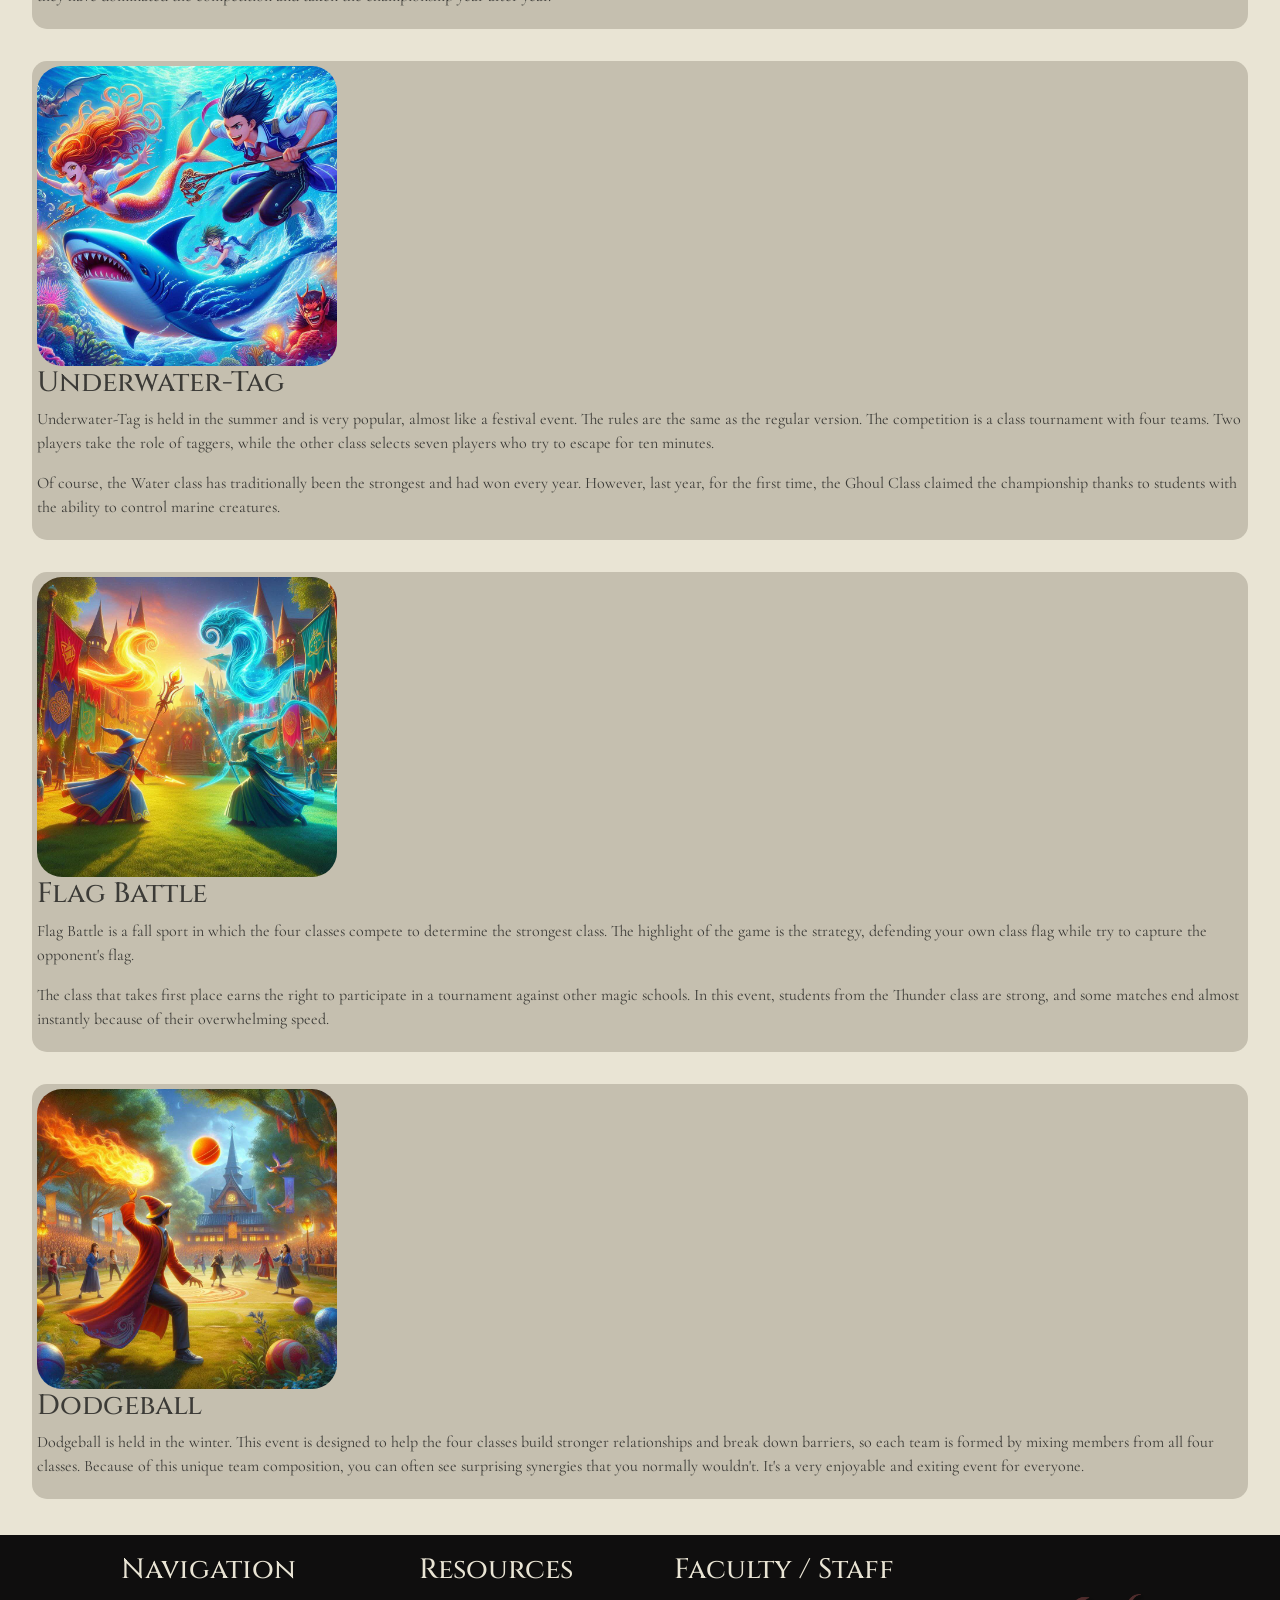
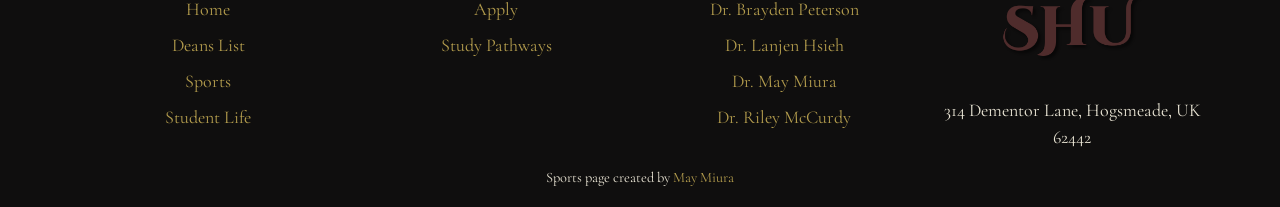
<file: sports.html>
<!DOCTYPE html>
<html lang="en">
    <head>
        <meta charset="UTF-8">
        <meta name="viewport" content="width=device-width, initial-scale=1.0">
        <link rel="icon" href="./images/owl.ico" type="image/x-icon">
        <link rel="stylesheet" href="styles.css">
        <title>Southern Hogwarts University: Sports</title>

        <!-- Fonts -->
        <link rel="preconnect" href="https://fonts.googleapis.com">
        <link rel="preconnect" href="https://fonts.gstatic.com" crossorigin>
        <link href="https://fonts.googleapis.com/css2?family=Cormorant+Garamond:ital,wght@0,300..700;1,300..700&display=swap" rel="stylesheet">
        <link href="https://fonts.googleapis.com/css2?family=Cinzel:wght@400..900&display=swap" rel="stylesheet">

        <!-- Bootstrap -->
        <link href="https://cdn.jsdelivr.net/npm/bootstrap@5.3.8/dist/css/bootstrap.min.css" rel="stylesheet" integrity="sha384-sRIl4kxILFvY47J16cr9ZwB07vP4J8+LH7qKQnuqkuIAvNWLzeN8tE5YBujZqJLB" crossorigin="anonymous">
    </head>
    <body>
        <!-- Use bootstrap nav classes and stop displaying burger when screen is at large breakpoint -->
        <nav class="navbar navbar-expand-md shu-navbar sticky-top">
            <a class="navbar-brand shu-brand" href="index.html">
                <img src="images/logo.png" alt="Southern Hogwarts University" class="shu-nav-logo">
            </a>

            <!-- Hamburger icon from bootstrap -->
            <button class="navbar-toggler navbar-dark shu-hamburger" type="button" data-bs-toggle="collapse" data-bs-target="#shu-navbar-content">
                <span class="navbar-toggler-icon"></span>
            </button>

            <div class="collapse navbar-collapse" id="shu-navbar-content">
                <ul class="navbar-nav shu-nav-links">
                    <li class="nav-item">
                        <a class="nav-link" href="index.html">Home</a>
                    </li>
                    <li class="nav-item">
                        <a class="nav-link" href="deans.html">Deans List</a>
                    </li>
                    <li class="nav-item">
                        <a class="nav-link" href="sports.html">Sports</a>
                    </li>
                    <li class="nav-item">
                        <a class="nav-link" href="student_life.html">Student Life</a>
                    </li>
                    <li class="nav-item">
                        <a class="nav-link" href="areas_of_study.html">Study Pathways</a>
                    </li>
                </ul>
            </div>
        </nav>
        <header>

        </header>
        <main>
            <!--Introduce 4 sports-->
            <div class="Quidditch-mainphoto">
            <img class="sports-img" src="images/sports-images/Quidditch-main.png" alt="Quidditch main">
            </div>

            <div class="about-sports">
                <h1>About sports</h1>
                <p>Our school features four representative sports, which are competed in by four classes: Arcane, Ghoul, Thunder and Water.</p>
                <p>The location where Quidditch was held last year is Eccles Coliseum in Southern Utah University</p>
            </div>

            <!--Map shows where the sport was held-->
            <iframe src="https://www.google.com/maps/embed?pb=!1m18!1m12!1m3!1d3157.871002263773!2d-113.0817006672833!3d37.675738805697236!2m3!1f0!2f0!3f0!3m2!1i1024!2i768!4f13.1!3m3!1m2!1s0x80b561971f8c4b51%3A0xf2678652451aa07e!2z44Ko44Kv44Or44K644O744Kz44Ot44K344Ki44Og!5e0!3m2!1sja!2sus!4v1764449518864!5m2!1sja!2sus" height="300" style="border:0; width: 100%;" allowfullscreen="" loading="lazy" referrerpolicy="no-referrer-when-downgrade"></iframe>
            
            
            <div class="four-sports">
                <p>The four sports are:</p>
            <ol>
                <li><a href="#quidditch-photo">Quidditch</a></li>
                <li><a href="#Underwater-tag-photo">Underwater-Tag</a></li>
                <li><a href="#FlagBattle-photo">Flag Battle</a></li>
                <li><a href="#dodgeball-photo">Dodgeball</a></li>
            </ol>
            </div>

                <!--Quidditch-->
            <div class="quidditch">
                <img class="sports-img" src="images/sports-images/quidditch.jpeg" alt="quidditch" id="quidditch-photo">
                <h3>Quidditch</h3>
                <p>Quidditch is one of our school's signature spring sports. The rules are simple, teams score points by sending the ball through the goal and by catching the Gold Snitch. Each team consists of seven players, working together to outscore their opponents.</p>
                <p></p>
                <p>This sports has been a tradition since the year our school was founded. Among the four classes, the Arcane class is known for its exceptional skill. With their superior fundamental magic skill, they have dominated the competition and taken the championship year after year.</p>
            </div>

                    <!--Underwater-Tag-->
            <div class="underwater-tag">
                <img class="sports-img" src="images/sports-images/Underwater-Tag.jpeg" alt="Underwater-tag" id="Underwater-tag-photo">
                <h3>Underwater-Tag</h3>
                <p>Underwater-Tag is held in the summer and is very popular, almost like a festival event. The rules are the same as the regular version. The competition is a class tournament with four teams. Two players take the role of taggers, while the other class selects seven players who try to escape for ten minutes.</p>
                <p></p>
                <p>Of course, the Water class has traditionally been the strongest and had won every year. However, last year, for the first time, the Ghoul Class claimed the championship thanks to students with the ability to control marine creatures.</p>
            </div>

            <!--Flag Battle-->
            <div class="FlagBattle">
                <img class="sports-img" src="images/sports-images/Flag-battle.jpeg" alt="FlagBattle" id="FlagBattle-photo">
                <h3>Flag Battle</h3>
                <p>Flag Battle is a fall sport in which the four classes compete to determine the strongest class. The highlight of the game is the strategy, defending your own class flag while try to capture the opponent's flag.</p>
                <p></p>
                <p>The class that takes first place earns the right to participate in a tournament against other magic schools. In this event, students from the Thunder class are strong, and some matches end almost instantly because of their overwhelming speed.</p>
            </div>

            <!--Dodgeball-->
            <div class="dodgeball">
                <img class="sports-img" src="images/sports-images/Dodgeball.jpeg" alt="Dodgeball" id="dodgeball-photo">
                <h3>Dodgeball</h3>
                <p>Dodgeball is held in the winter. This event is designed to help the four classes build stronger relationships and break down barriers, so each team is formed by mixing members from all four classes. Because of this unique team composition, you can often see surprising synergies that you normally wouldn't. It's a very enjoyable and exiting event for everyone.</p>
            </div>

        </main>
        <footer>
            <div class="footer-grid mobile-footer">
                <div class="footer-section">
                    <h3>Navigation</h3>
                    <a href="index.html" class="footer-link">Home</a>
                    <a href="deans.html" class="footer-link">Deans List</a>
                    <a href="sports.html" class="footer-link">Sports</a>
                    <a href="student_life.html" class="footer-link">Student Life</a>
                </div>
                <div class="footer-section">
                    <h3>Resources</h3>
                    <a href="areas_of_study.html#applicationForm" class="footer-link">Apply</a>
                    <a href="areas_of_study.html" class="footer-link">Study Pathways</a>
                </div>
                <div class="footer-section">
                    <h3>Faculty / Staff</h3>
                    <a href="portfolios/Brayden.html" class="footer-link">Dr. Brayden Peterson</a>
                    <a href="portfolios/Lanjen.html" class="footer-link">Dr. Lanjen Hsieh</a>
                    <a href="portfolios/May.html" class="footer-link">Dr. May Miura</a>
                    <a href="portfolios/Riley.html" class="footer-link">Dr. Riley McCurdy</a>
                </div>
                <div class="footer-section">
                    <img src="images/logo.png" alt="Southern Hogwarts University Logo" class="footer-logo">
                    <!-- This is a fake address I came up with, the zip code spells MAGIC on a telephone keypad and Hogsmeade is a small village near Hogwarts in the Harry Potter universe-->
                    <p>314 Dementor Lane, Hogsmeade, UK 62442</p>
                </div>
            </div>
            <p class="footer-page-credit">Sports page created by <a href="portfolios/May.html">May Miura</a></p>
        </footer>


        <script src="https://cdn.jsdelivr.net/npm/bootstrap@5.3.8/dist/js/bootstrap.bundle.min.js" integrity="sha384-FKyoEForCGlyvwx9Hj09JcYn3nv7wiPVlz7YYwJrWVcXK/BmnVDxM+D2scQbITxI" crossorigin="anonymous"></script>
    </body>
</html>
</file>
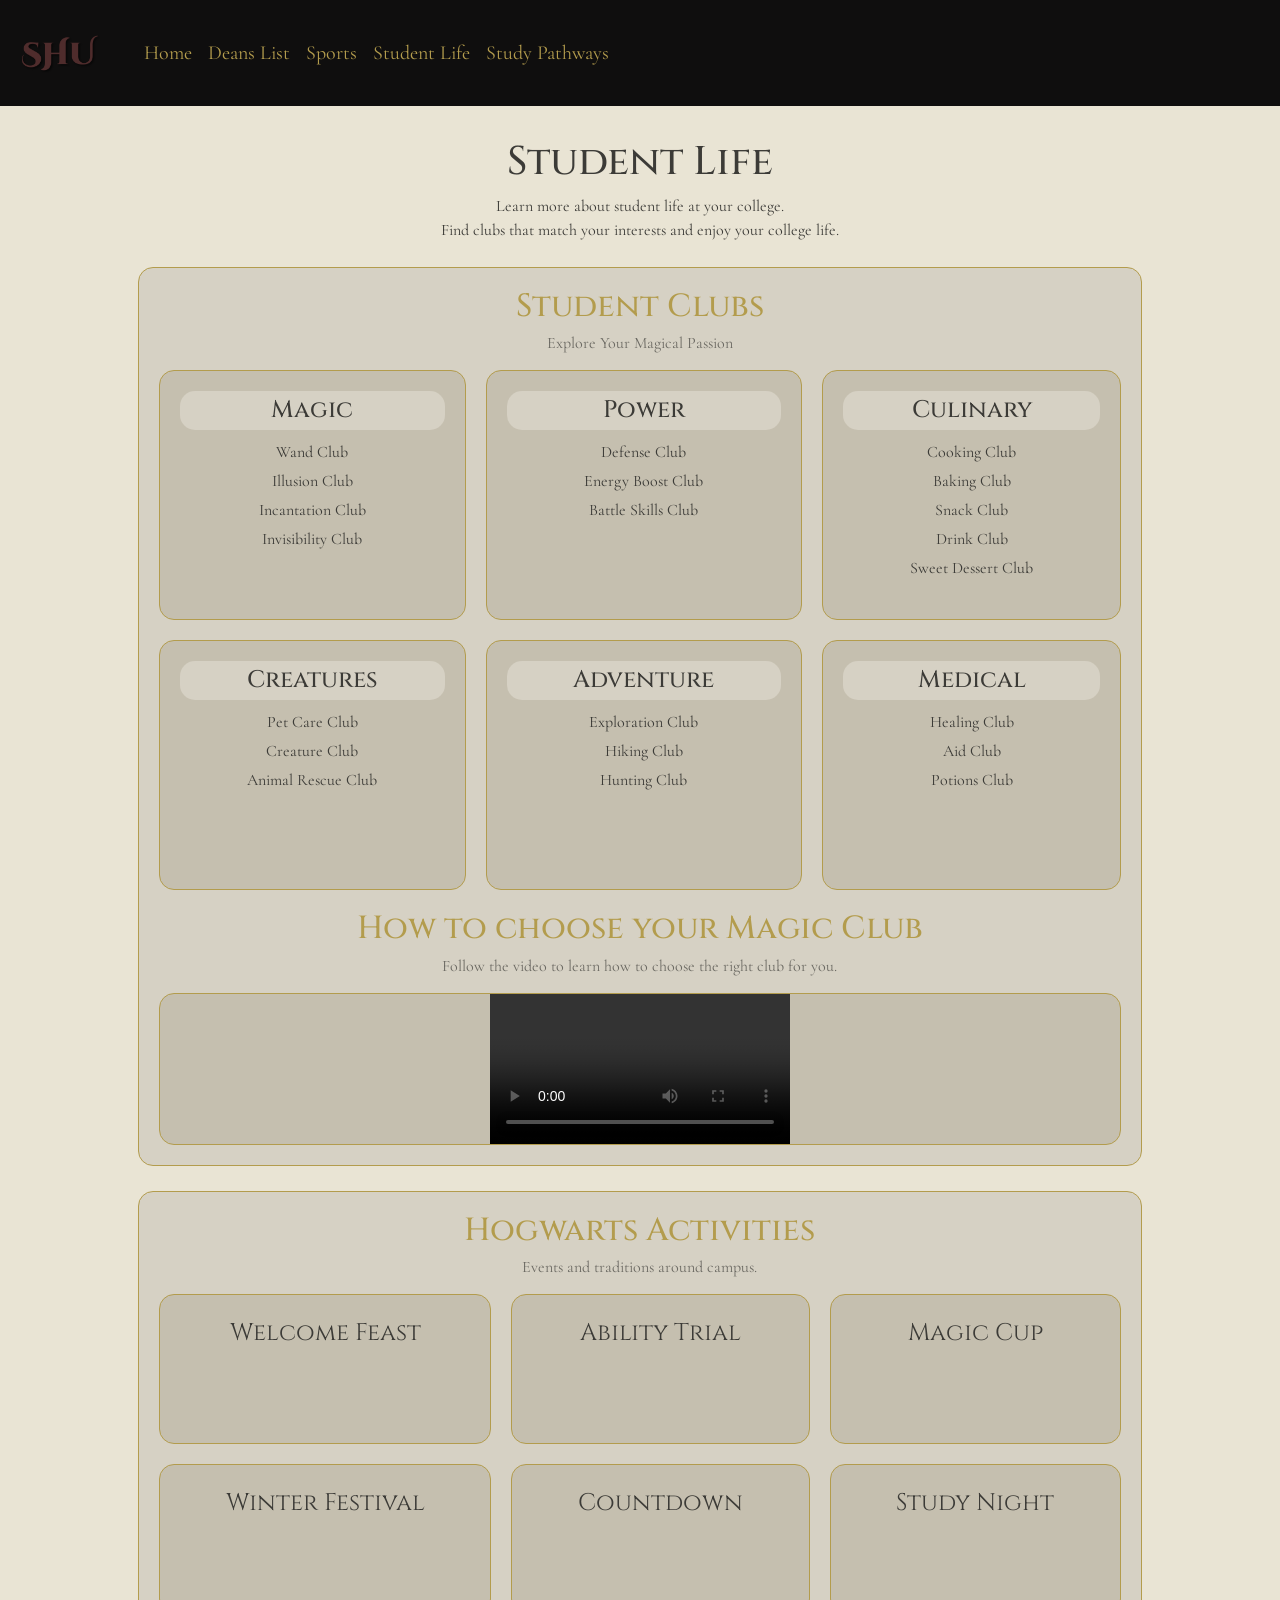
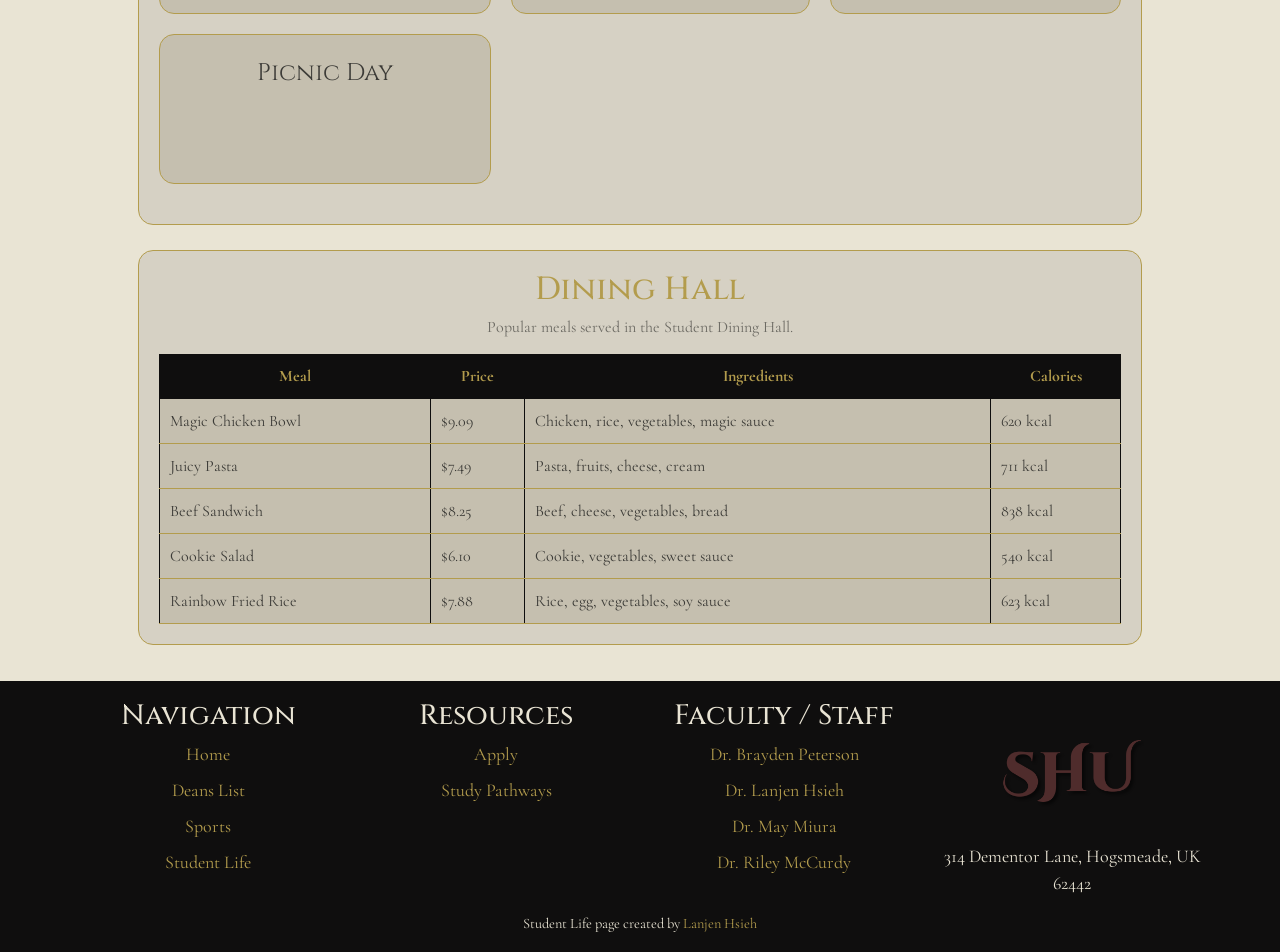
<file: student_life.html>
<!DOCTYPE html>
<html lang="en">
  <head>
      <meta charset="UTF-8">
      <meta name="viewport" content="width=device-width, initial-scale=1.0">
      <link rel="icon" href="./images/owl.ico" type="image/x-icon">
      <link rel="stylesheet" href="styles.css">
      <title>Southern Hogwarts University: Student Life</title>

      <!-- Fonts -->
      <link rel="preconnect" href="https://fonts.googleapis.com">
      <link rel="preconnect" href="https://fonts.gstatic.com" crossorigin>
      <link href="https://fonts.googleapis.com/css2?family=Cormorant+Garamond:ital,wght@0,300..700;1,300..700&display=swap" rel="stylesheet">
      <link href="https://fonts.googleapis.com/css2?family=Cinzel:wght@400..900&display=swap" rel="stylesheet">

      <!-- Bootstrap -->
      <link href="https://cdn.jsdelivr.net/npm/bootstrap@5.3.8/dist/css/bootstrap.min.css" rel="stylesheet" integrity="sha384-sRIl4kxILFvY47J16cr9ZwB07vP4J8+LH7qKQnuqkuIAvNWLzeN8tE5YBujZqJLB" crossorigin="anonymous">
  </head>
  <body>
      <!-- Use bootstrap nav classes and stop displaying burger when screen is at large breakpoint -->
      <nav class="navbar navbar-expand-md shu-navbar sticky-top">
          <a class="navbar-brand shu-brand" href="index.html">
              <img src="images/logo.png" alt="Southern Hogwarts University" class="shu-nav-logo">
          </a>

          <!-- Hamburger icon from bootstrap -->
          <button class="navbar-toggler navbar-dark shu-hamburger" type="button" data-bs-toggle="collapse" data-bs-target="#shu-navbar-content">
              <span class="navbar-toggler-icon"></span>
          </button>

          <div class="collapse navbar-collapse" id="shu-navbar-content">
              <ul class="navbar-nav shu-nav-links">
                  <li class="nav-item">
                      <a class="nav-link" href="index.html">Home</a>
                  </li>
                  <li class="nav-item">
                      <a class="nav-link" href="deans.html">Deans List</a>
                  </li>
                  <li class="nav-item">
                      <a class="nav-link" href="sports.html">Sports</a>
                  </li>
                  <li class="nav-item">
                      <a class="nav-link" href="student_life.html">Student Life</a>
                  </li>
                  <li class="nav-item">
                      <a class="nav-link" href="areas_of_study.html">Study Pathways</a>
                  </li>
              </ul>
          </div>
      </nav>
      
      <header class="text-center">
        <div class="container">

          <!-- Title for the page -->
          <h1>Student Life</h1>
          <p>
            Learn more about student life at your college. <br>
            Find clubs that match your interests and enjoy your college life.
          </p>
        </div>
      </header>

      <main class="container">
        <!-- Different categories club using list to show -->
        <section id="life-club" class="life-section">

          <h2>Student Clubs</h2>
          <p>Explore Your Magical Passion</p>

          <div class="life-grid">

            <div class="club-categories">
              <h3>Magic</h3>

              <!-- Unordered list for Magic clubs -->
              <ul>
                <li>Wand Club</li>
                <li>Illusion Club</li>
                <li>Incantation Club</li>
                <li>Invisibility Club</li>
              </ul>
            </div>

            <div class="club-categories">
              <h3>Power</h3>

              <!-- Unordered list for Power clubs -->
              <ul>
                <li>Defense Club</li>
                <li>Energy Boost Club</li>
                <li>Battle Skills Club</li>
              </ul>
            </div>

            <div class="club-categories">
              <h3>Culinary</h3>

              <!-- Unordered list for Culinary clubs -->
              <ul>
                <li>Cooking Club</li>
                <li>Baking Club</li>
                <li>Snack Club</li>
                <li>Drink Club</li>
                <li>Sweet Dessert Club</li>
              </ul>
            </div>

            <div class="club-categories">
              <h3>Creatures</h3>

              <!-- Unordered list for Creatures clubs -->
              <ul>
                <li>Pet Care Club</li>
                <li>Creature Club</li>
                <li>Animal Rescue Club</li>
              </ul>
            </div>

            <div class="club-categories">
              <h3>Adventure</h3>

              <!-- Unordered list for Adventure clubs -->
              <ul>
                <li>Exploration Club</li>
                <li>Hiking Club</li>
                <li>Hunting Club</li>
              </ul>
            </div>

            <div class="club-categories">
              <h3>Medical</h3>

              <!-- Unordered list for Medical clubs -->
              <ul>
                <li>Healing Club</li>
                <li>Aid Club</li>
                <li>Potions Club</li>
              </ul>
            </div>
          </div>

          <!-- To show a video about how to choose clubs -->
          <h2>How to choose your Magic Club</h2>
          <p>Follow the video to learn how to choose the right club for you.</p>

          <div class="club-video">

            <!-- Video from Youtube link:https://www.youtube.com/shorts/qklRt4SWEtc -->
            <video controls style="max-width: 400px;">
              <source src="videos/how_to_choose_clubs.mp4" type="video/mp4">
              Your browser does not support this video.
            </video>
          </div>
        </section>

        <!-- Describe different event details -->
        <section class="life-section life-activities">
          <h2>Hogwarts Activities</h2>
          <p>Events and traditions around campus.</p>

          <div class="life-grid">

            <!-- Event to welcome new student -->
            <div class="activities-event">
              <p class="event-title">Welcome Feast</p>
              <p class="event-describe">
                A welcome event for new students to meet each other, explore the
                campus, and start the new semester with good energy.
              </p>
            </div>

            <!-- Event for sorting and explore student's deans -->
            <div class="activities-event">
              <p class="event-title">Ability Trial</p>
              <p class="event-describe">
                A simple magic trial where students discover their strengths
                before getting sorted into their house.
              </p>
            </div>

            <!-- A competition of magic games -->
            <div class="activities-event">
              <p class="event-title">Magic Cup</p>
              <p class="event-describe">
                Houses join fun magic games and sports to earn points for the
                House Cup.
              </p>
            </div>

            <!-- Winter Celebration -->
            <div class="activities-event">
              <p class="event-title">Winter Festival</p>
              <p class="event-describe">
                A winter event with lights and small activities. It feels cozy and
                magical.
              </p>
            </div>

            <!-- New Year’s Countdown -->
            <div class="activities-event">
              <p class="event-title">Countdown</p>
              <p class="event-describe">
                A New Year’s Eve countdown with fireworks and magic lights at
                midnight.
              </p>
            </div>

            <!-- Student study together in the Library -->
            <div class="activities-event">
              <p class="event-title">Study Night</p>
              <p class="event-describe">
                A quiet study night in the Library with snacks and drinks before
                exams.
              </p>
            </div>

            <!-- Picnic event -->
            <div class="activities-event">
              <p class="event-title">Picnic Day</p>
              <p class="event-describe">
                A simple picnic on the grass with food, games, and chat with
                friends.
              </p>
            </div>
          </div>
        </section>

        <!-- Table of Dining hall's meals and only showed on tablet and desktop-->
        <section id="Tablet-desktop" class="life-section">
          <h2>Dining Hall</h2>
          <p>Popular meals served in the Student Dining Hall.</p>

          <table>

            <!-- Column titles for the dining table -->
            <tr>
              <th>Meal</th>
              <th>Price</th>
              <th>Ingredients</th>
              <th>Calories</th>
            </tr>

            <!-- Menu items 1 -->
            <tr>
              <td>Magic Chicken Bowl</td>
              <td>$9.09</td>
              <td>Chicken, rice, vegetables, magic sauce</td>
              <td>620 kcal</td>
            </tr>

            <!-- Menu items 2 -->
            <tr>
              <td>Juicy Pasta</td>
              <td>$7.49</td>
              <td>Pasta, fruits, cheese, cream</td>
              <td>711 kcal</td>
            </tr>

            <!-- Menu items 3 -->
            <tr>
              <td>Beef Sandwich</td>
              <td>$8.25</td>
              <td>Beef, cheese, vegetables, bread</td>
              <td>838 kcal</td>
            </tr>

            <!-- Menu items 4 -->
            <tr>
              <td>Cookie Salad</td>
              <td>$6.10</td>
              <td>Cookie, vegetables, sweet sauce</td>
              <td>540 kcal</td>
            </tr>

            <!-- Menu items 5 -->
            <tr>
              <td>Rainbow Fried Rice</td>
              <td>$7.88</td>
              <td>Rice, egg, vegetables, soy sauce</td>
              <td>623 kcal</td>
            </tr>
          </table>
        </section>
      </main>
      
      <footer>
          <div class="footer-grid mobile-footer">
              <div class="footer-section">
                  <h3>Navigation</h3>
                  <a href="index.html" class="footer-link">Home</a>
                  <a href="deans.html" class="footer-link">Deans List</a>
                  <a href="sports.html" class="footer-link">Sports</a>
                  <a href="student_life.html" class="footer-link">Student Life</a>
              </div>
              <div class="footer-section">
                  <h3>Resources</h3>
                  <a href="areas_of_study.html#applicationForm" class="footer-link">Apply</a>
                  <a href="areas_of_study.html" class="footer-link">Study Pathways</a>
              </div>
              <div class="footer-section">
                  <h3>Faculty / Staff</h3>
                  <a href="portfolios/Brayden.html" class="footer-link">Dr. Brayden Peterson</a>
                  <a href="portfolios/Lanjen.html" class="footer-link">Dr. Lanjen Hsieh</a>
                  <a href="portfolios/May.html" class="footer-link">Dr. May Miura</a>
                  <a href="portfolios/Riley.html" class="footer-link">Dr. Riley McCurdy</a>
              </div>
              <div class="footer-section">
                  <img src="images/logo.png" alt="Southern Hogwarts University Logo" class="footer-logo">
                  <!-- This is a fake address I came up with, the zip code spells MAGIC on a telephone keypad and Hogsmeade is a small village near Hogwarts in the Harry Potter universe-->
                  <p>314 Dementor Lane, Hogsmeade, UK 62442</p>
              </div>
          </div>
          <p class="footer-page-credit">Student Life page created by <a href="portfolios/Lanjen.html">Lanjen Hsieh</a></p>
      </footer>


      <script src="https://cdn.jsdelivr.net/npm/bootstrap@5.3.8/dist/js/bootstrap.bundle.min.js" integrity="sha384-FKyoEForCGlyvwx9Hj09JcYn3nv7wiPVlz7YYwJrWVcXK/BmnVDxM+D2scQbITxI" crossorigin="anonymous"></script>
  </body>
</html>
</file>
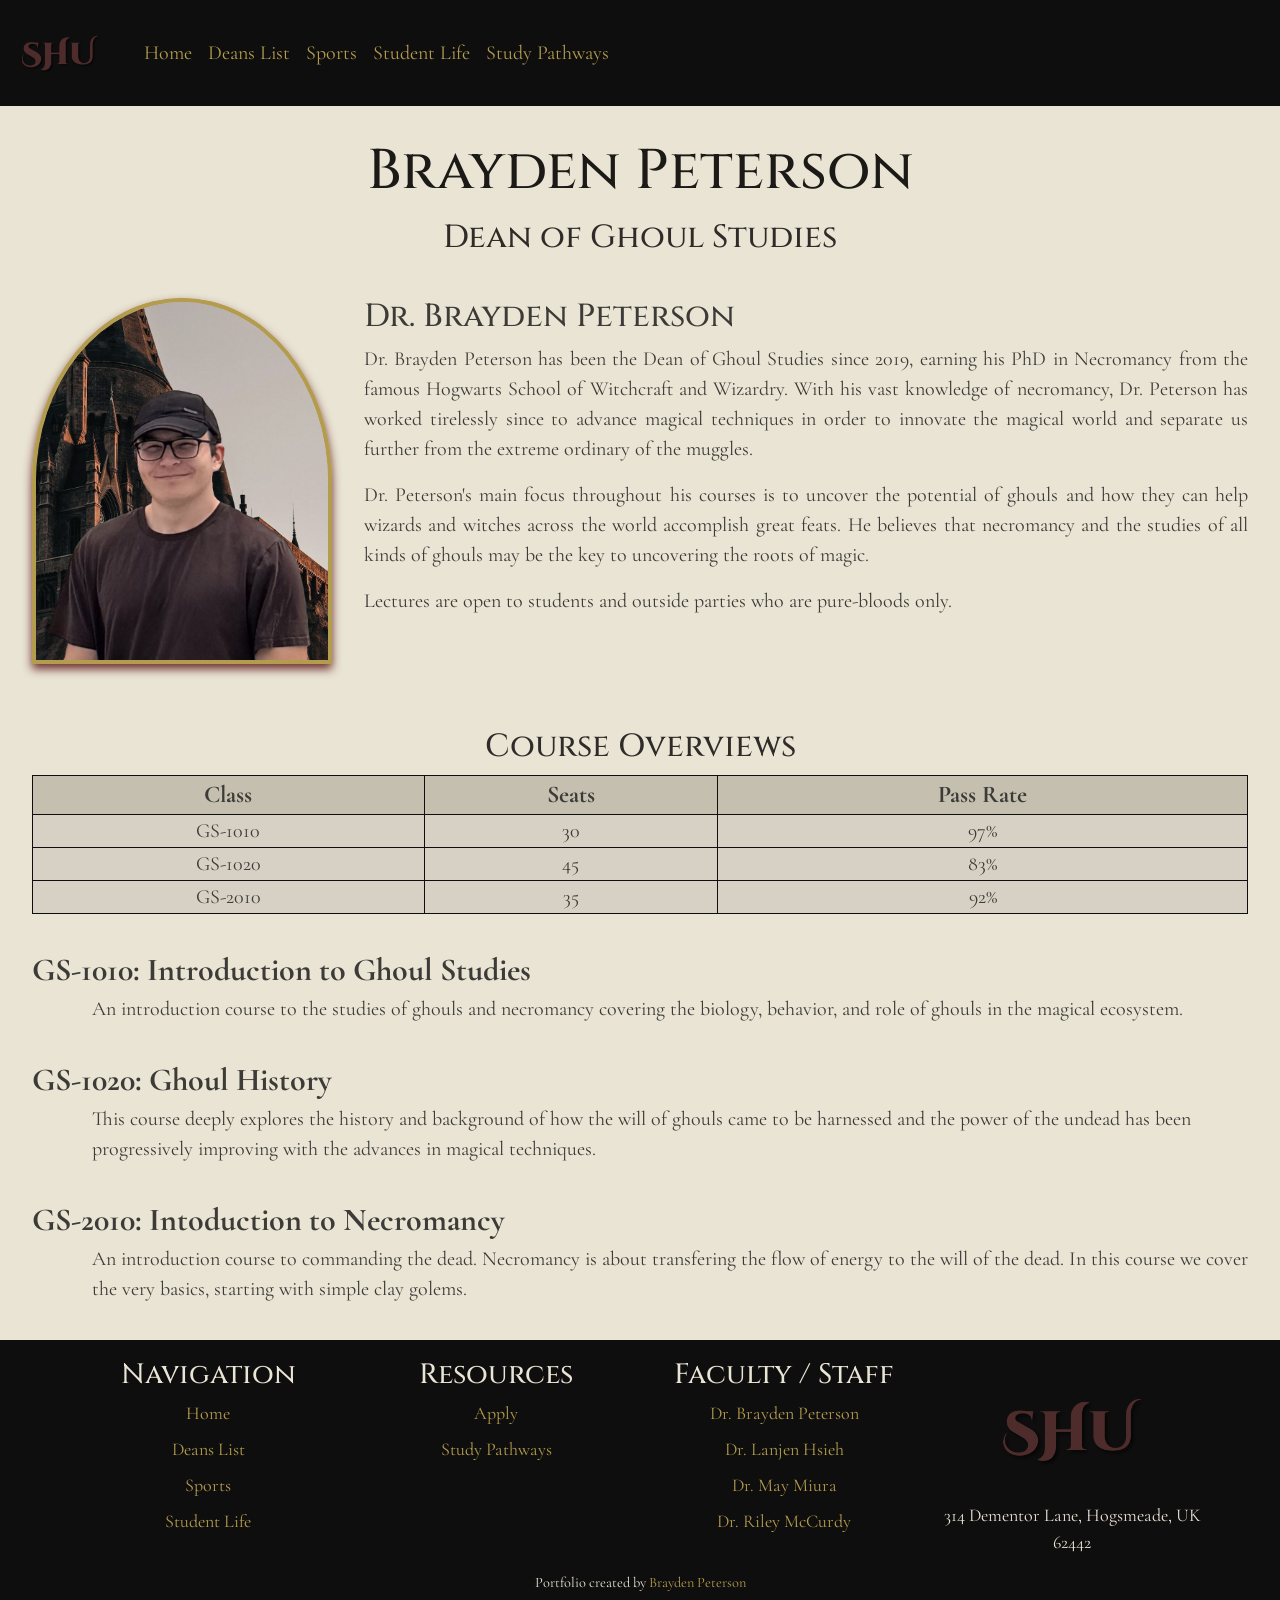
<file: portfolios/Brayden.html>
<!DOCTYPE html>
<html lang="en">

<head>
    <meta charset="UTF-8">
    <meta name="viewport" content="width=device-width, initial-scale=1.0">
    <link rel="icon" href="../images/owl.ico" type="image/x-icon">
    <link rel="stylesheet" href="../styles.css">
    <title>Southern Hogwarts University: Brayden Peterson</title>

    <!-- Fonts -->
    <link rel="preconnect" href="https://fonts.googleapis.com">
    <link rel="preconnect" href="https://fonts.gstatic.com" crossorigin>
    <link href="https://fonts.googleapis.com/css2?family=Cormorant+Garamond:ital,wght@0,300..700;1,300..700&display=swap" rel="stylesheet">
    <link href="https://fonts.googleapis.com/css2?family=Cinzel:wght@400..900&display=swap" rel="stylesheet">

    <!-- Bootstrap -->
    <link href="https://cdn.jsdelivr.net/npm/bootstrap@5.3.8/dist/css/bootstrap.min.css" rel="stylesheet" integrity="sha384-sRIl4kxILFvY47J16cr9ZwB07vP4J8+LH7qKQnuqkuIAvNWLzeN8tE5YBujZqJLB" crossorigin="anonymous">
</head>
<body>
    <!-- Use bootstrap nav classes and stop displaying burger when screen is at large breakpoint -->
    <nav class="navbar navbar-expand-md shu-navbar sticky-top">
        <a class="navbar-brand shu-brand" href="../index.html">
            <img src="../images/logo.png" alt="Southern Hogwarts University" class="shu-nav-logo">
        </a>

        <!-- Hamburger icon from bootstrap -->
        <button class="navbar-toggler navbar-dark shu-hamburger" type="button" data-bs-toggle="collapse" data-bs-target="#shu-navbar-content">
            <span class="navbar-toggler-icon"></span>
        </button>

        <div class="collapse navbar-collapse" id="shu-navbar-content">
            <ul class="navbar-nav shu-nav-links">
                <li class="nav-item">
                    <a class="nav-link" href="../index.html">Home</a>
                </li>
                <li class="nav-item">
                    <a class="nav-link" href="../deans.html">Deans List</a>
                </li>
                <li class="nav-item">
                    <a class="nav-link" href="../sports.html">Sports</a>
                </li>
                <li class="nav-item">
                    <a class="nav-link" href="../student_life.html">Student Life</a>
                </li>
                <li class="nav-item">
                    <a class="nav-link" href="../areas_of_study.html">Study Pathways</a>
                </li>
            </ul>
        </div>
    </nav>
    <header>
        <h2 class="braydenport-header">Brayden Peterson</h2>
        <h3 class="braydenport-subheader">Dean of Ghoul Studies</h3>
    </header>
    <main class="braydenport-container">
        <section class="braydenport-section">
            <!--Layer the two images so we can fade one away for animation-->
            <img class="braydenport-photo-background" src="../images/brayden2.jpg" alt="Photo of Brayden Peterson">
            <img class="braydenport-photo" src="../images/brayden.jpg" alt="Photo of Brayden Peterson">
            
            <div class="braydenport-bio">
                <h2>Dr. Brayden Peterson</h2>
                <p>Dr. Brayden Peterson has been the Dean of Ghoul Studies since 2019, earning his PhD in Necromancy from the famous Hogwarts School of Witchcraft and Wizardry. With his vast knowledge of necromancy, Dr. Peterson has worked tirelessly since to advance magical techniques in order to innovate the magical world and separate us further from the extreme ordinary of the muggles.</p>
                <p>Dr. Peterson's main focus throughout his courses is to uncover the potential of ghouls and how they can help wizards and witches across the world accomplish great feats. He believes that necromancy and the studies of all kinds of ghouls may be the key to uncovering the roots of magic.</p>
                <p>Lectures are open to students and outside parties who are pure-bloods only.</p>
            </div>
        </section>
        <section class="braydenport-section braydenport-courses">
            <div>
                <h2 class="braydenport-subheader">Course Overviews</h2>
                <div class="braydenport-table-container">
                    <!--Class overview table to help make the page fuller-->
                    <table>
                        <tr>
                            <th>Class</th>
                            <th>Seats</th>
                            <th>Pass Rate</th>
                        </tr>
                        <tr>
                            <td>GS-1010</td>
                            <td>30</td>
                            <td>97%</td>
                        </tr>
                        <tr>
                            <td>GS-1020</td>
                            <td>45</td>
                            <td>83%</td>
                        </tr>
                        <tr>
                            <td>GS-2010</td>
                            <td>35</td>
                            <td>92%</td>
                        </tr>
                    </table>
                </div>
            </div>
            <div>
                <dl>
                    <dt>GS-1010: Introduction to Ghoul Studies</dt>
                    <dd>An introduction course to the studies of ghouls and necromancy covering the biology, behavior, and role of ghouls in the magical ecosystem.</dd>

                    <dt>GS-1020: Ghoul History</dt>
                    <dd>This course deeply explores the history and background of how the will of ghouls came to be harnessed and the power of the undead has been progressively improving with the advances in magical techniques.</dd>

                    <dt>GS-2010: Intoduction to Necromancy</dt>
                    <dd>An introduction course to commanding the dead. Necromancy is about transfering the flow of energy to the will of the dead. In this course we cover the very basics, starting with simple clay golems.</dd>
                </dl>
            </div>
        </section>
    </main>
    <footer>
        <div class="footer-grid mobile-footer">
            <div class="footer-section">
                <h3>Navigation</h3>
                <a href="../index.html" class="footer-link">Home</a>
                <a href="../deans.html" class="footer-link">Deans List</a>
                <a href="../sports.html" class="footer-link">Sports</a>
                <a href="../student_life.html" class="footer-link">Student Life</a>
            </div>
            <div class="footer-section">
                <h3>Resources</h3>
                <a href="../areas_of_study.html#applicationForm" class="footer-link">Apply</a>
                <a href="../areas_of_study.html" class="footer-link">Study Pathways</a>
            </div>
            <div class="footer-section">
                <h3>Faculty / Staff</h3>
                <a href="Brayden.html" class="footer-link">Dr. Brayden Peterson</a>
                <a href="Lanjen.html" class="footer-link">Dr. Lanjen Hsieh</a>
                <a href="May.html" class="footer-link">Dr. May Miura</a>
                <a href="Riley.html" class="footer-link">Dr. Riley McCurdy</a>
            </div>
            <div class="footer-section">
                <img src="../images/logo.png" alt="Southern Hogwarts University Logo" class="footer-logo">
                <!-- This is a fake address I came up with, the zip code spells MAGIC on a telephone keypad and Hogsmeade is a small village near Hogwarts in the Harry Potter universe-->
                <p>314 Dementor Lane, Hogsmeade, UK 62442</p>
            </div>
        </div>
        <p class="footer-page-credit">Portfolio created by <a href="Brayden.html">Brayden Peterson</a></p>
    </footer>
    <script
      src="https://cdn.jsdelivr.net/npm/bootstrap@5.3.8/dist/js/bootstrap.bundle.min.js"
      integrity="sha384-FKyoEForCGlyvwx9Hj09JcYn3nv7wiPVlz7YYwJrWVcXK/BmnVDxM+D2scQbITxI"
      crossorigin="anonymous"
    ></script>
</body>
</html>
</file>
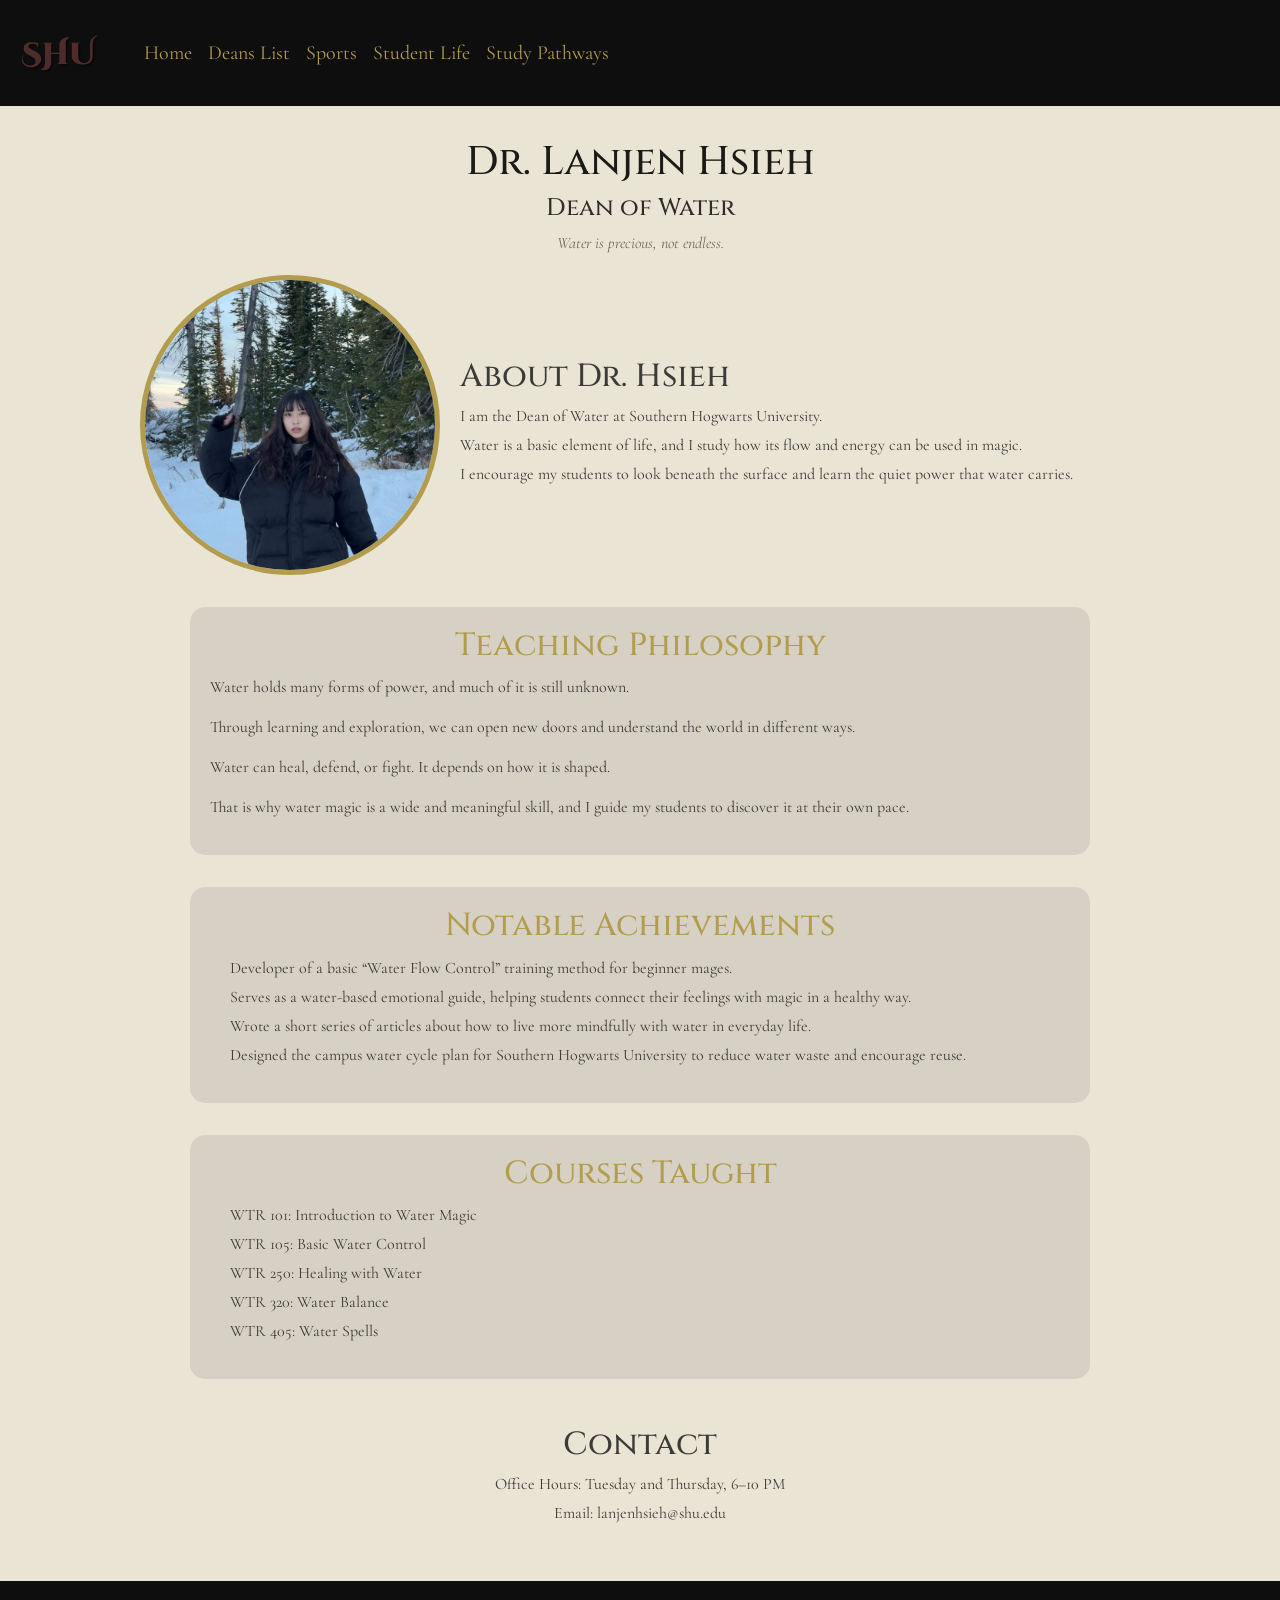
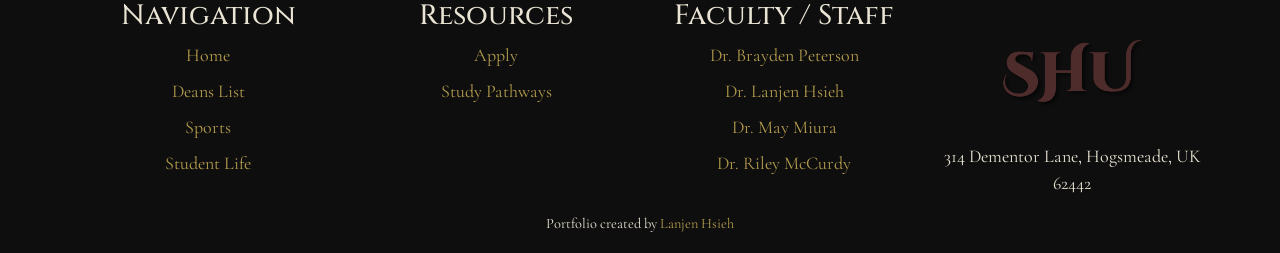
<file: portfolios/Lanjen.html>
<!DOCTYPE html>
<html lang="en">

<head>
    <meta charset="UTF-8">
    <meta name="viewport" content="width=device-width, initial-scale=1.0">
    <link rel="icon" href="../images/owl.ico" type="image/x-icon">
    <link rel="stylesheet" href="../styles.css">
    <title>Southern Hogwarts University: Lanjen Hsieh</title>

    <!-- Fonts -->
    <link rel="preconnect" href="https://fonts.googleapis.com">
    <link rel="preconnect" href="https://fonts.gstatic.com" crossorigin>
    <link href="https://fonts.googleapis.com/css2?family=Cormorant+Garamond:ital,wght@0,300..700;1,300..700&display=swap" rel="stylesheet">
    <link href="https://fonts.googleapis.com/css2?family=Cinzel:wght@400..900&display=swap" rel="stylesheet">

    <!-- Bootstrap -->
    <link href="https://cdn.jsdelivr.net/npm/bootstrap@5.3.8/dist/css/bootstrap.min.css" rel="stylesheet" integrity="sha384-sRIl4kxILFvY47J16cr9ZwB07vP4J8+LH7qKQnuqkuIAvNWLzeN8tE5YBujZqJLB" crossorigin="anonymous">
</head>
<body>
    <!-- Use bootstrap nav classes and stop displaying burger when screen is at large breakpoint -->
    <nav class="navbar navbar-expand-md shu-navbar sticky-top">
        <a class="navbar-brand shu-brand" href="../index.html">
            <img src="../images/logo.png" alt="Southern Hogwarts University" class="shu-nav-logo">
        </a>

        <!-- Hamburger icon from bootstrap -->
        <button class="navbar-toggler navbar-dark shu-hamburger" type="button" data-bs-toggle="collapse" data-bs-target="#shu-navbar-content">
            <span class="navbar-toggler-icon"></span>
        </button>

        <div class="collapse navbar-collapse" id="shu-navbar-content">
            <ul class="navbar-nav shu-nav-links">
                <li class="nav-item">
                    <a class="nav-link" href="../index.html">Home</a>
                </li>
                <li class="nav-item">
                    <a class="nav-link" href="../deans.html">Deans List</a>
                </li>
                <li class="nav-item">
                    <a class="nav-link" href="../sports.html">Sports</a>
                </li>
                <li class="nav-item">
                    <a class="nav-link" href="../student_life.html">Student Life</a>
                </li>
                <li class="nav-item">
                    <a class="nav-link" href="../areas_of_study.html">Study Pathways</a>
                </li>
            </ul>
        </div>
    </nav>
    
    <header>
      <!-- Title -->
      <section class="lanjen-title">
        <h1>Dr. Lanjen Hsieh</h1>
        <h2>Dean of Water</h2>
        <p class="lanjen-tagline">Water is precious, not endless.</p>
      </section>
    </header>

    <main>
      <!-- Profile section -->
      <section class="lanjen-profile">
        <!-- Photo -->
        <div class="lanjen-photo">
          <img
            src="../images/lanjen.jpg"
            alt="Photo of Lanjen Hsieh"
            class="lanjen-photo"
          />
        </div>

        <!-- About me -->
        <div class="lanjen-about">
          <h2>About Dr. Hsieh</h2>
          <p>I am the Dean of Water at Southern Hogwarts University.</p>
          <p>
            Water is a basic element of life, and I study how its flow and
            energy can be used in magic.
          </p>
          <p>
            I encourage my students to look beneath the surface and learn the
            quiet power that water carries.
          </p>
        </div>
      </section>

      <!-- Teaching philosophy -->
      <section class="lanjen-philosophy lanjen-section">
        <h2>Teaching Philosophy</h2>
        <p>Water holds many forms of power, and much of it is still unknown.</p>
        <p>
          Through learning and exploration, we can open new doors and understand
          the world in different ways.
        </p>
        <p>Water can heal, defend, or fight. It depends on how it is shaped.</p>
        <p>
          That is why water magic is a wide and meaningful skill, and I guide my
          students to discover it at their own pace.
        </p>
      </section>

      <!-- Notable achievements -->
      <section class="lanjen-achievements lanjen-section">
        <h2>Notable Achievements</h2>
        <ul>
          <li>
            Developer of a basic “Water Flow Control” training method for
            beginner mages.
          </li>
          <li>
            Serves as a water-based emotional guide, helping students connect
            their feelings with magic in a healthy way.
          </li>
          <li>
            Wrote a short series of articles about how to live more mindfully
            with water in everyday life.
          </li>
          <li>
            Designed the campus water cycle plan for Southern Hogwarts
            University to reduce water waste and encourage reuse.
          </li>
        </ul>
      </section>

      <!-- Opening courses -->
      <section class="lanjen-courses lanjen-section">
        <h2>Courses Taught</h2>
        <ul>
          <li>WTR 101: Introduction to Water Magic</li>
          <li>WTR 105: Basic Water Control</li>
          <li>WTR 250: Healing with Water</li>
          <li>WTR 320: Water Balance</li>
          <li>WTR 405: Water Spells</li>
        </ul>
      </section>

      <!-- Contact -->
      <section class="lanjen-contact">
        <h2>Contact</h2>
        <p>Office Hours: Tuesday and Thursday, 6–10 PM</p>
        <p>Email: lanjenhsieh@shu.edu</p>
      </section>
    </main>
    
    <footer>
        <div class="footer-grid mobile-footer">
            <div class="footer-section">
                <h3>Navigation</h3>
                <a href="../index.html" class="footer-link">Home</a>
                <a href="../deans.html" class="footer-link">Deans List</a>
                <a href="../sports.html" class="footer-link">Sports</a>
                <a href="../student_life.html" class="footer-link">Student Life</a>
            </div>
            <div class="footer-section">
                <h3>Resources</h3>
                <a href="../areas_of_study.html#applicationForm" class="footer-link">Apply</a>
                <a href="../areas_of_study.html" class="footer-link">Study Pathways</a>
            </div>
            <div class="footer-section">
                <h3>Faculty / Staff</h3>
                <a href="Brayden.html" class="footer-link">Dr. Brayden Peterson</a>
                <a href="Lanjen.html" class="footer-link">Dr. Lanjen Hsieh</a>
                <a href="May.html" class="footer-link">Dr. May Miura</a>
                <a href="Riley.html" class="footer-link">Dr. Riley McCurdy</a>
            </div>
            <div class="footer-section">
                <img src="../images/logo.png" alt="Southern Hogwarts University Logo" class="footer-logo">
                <!-- This is a fake address I came up with, the zip code spells MAGIC on a telephone keypad and Hogsmeade is a small village near Hogwarts in the Harry Potter universe-->
                <p>314 Dementor Lane, Hogsmeade, UK 62442</p>
            </div>
        </div>
        <p class="footer-page-credit">Portfolio created by <a href="Lanjen.html">Lanjen Hsieh</a></p>
    </footer>
    <script
      src="https://cdn.jsdelivr.net/npm/bootstrap@5.3.8/dist/js/bootstrap.bundle.min.js"
      integrity="sha384-FKyoEForCGlyvwx9Hj09JcYn3nv7wiPVlz7YYwJrWVcXK/BmnVDxM+D2scQbITxI"
      crossorigin="anonymous"
    ></script>
</body>
</html>
</file>
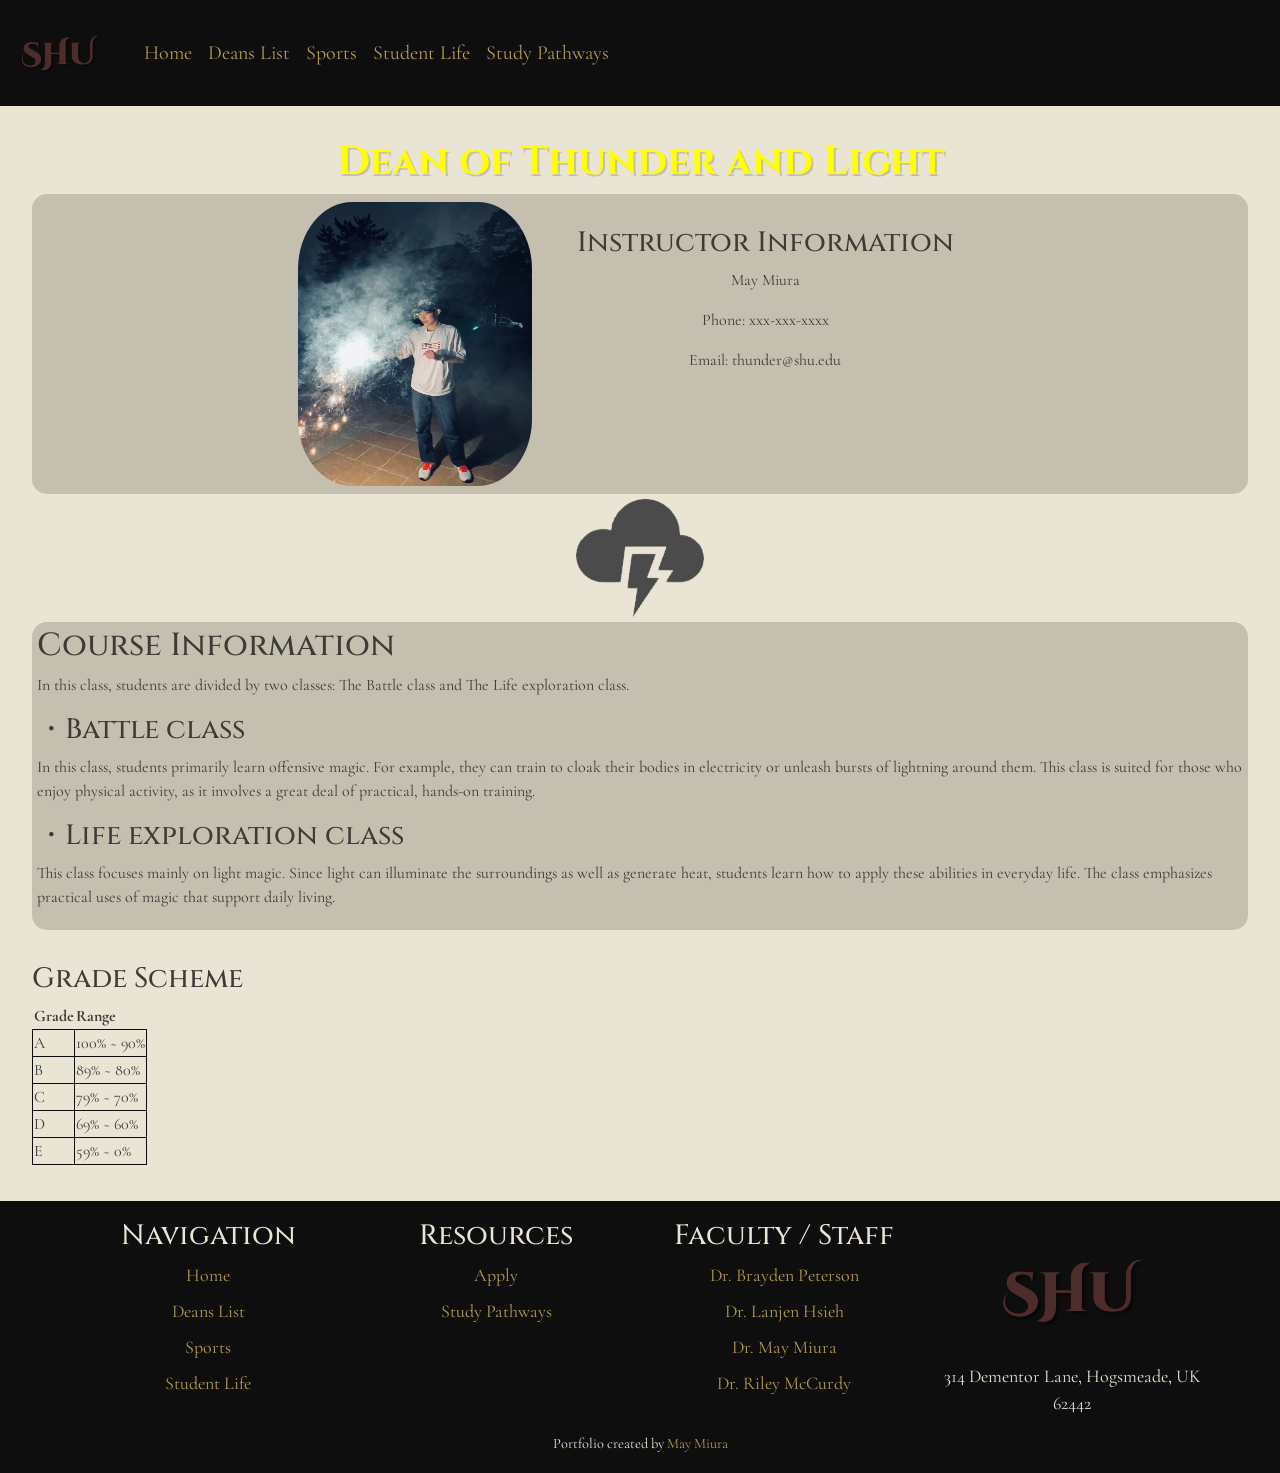
<file: portfolios/May.html>
<!DOCTYPE html>
<html lang="en">

<head>
    <meta charset="UTF-8">
    <meta name="viewport" content="width=device-width, initial-scale=1.0">
    <link rel="icon" href="../images/owl.ico" type="image/x-icon">
    <link rel="stylesheet" href="../styles.css">
    <title>Southern Hogwarts University: May Miura</title>

    <!-- Fonts -->
    <link rel="preconnect" href="https://fonts.googleapis.com">
    <link rel="preconnect" href="https://fonts.gstatic.com" crossorigin>
    <link href="https://fonts.googleapis.com/css2?family=Cormorant+Garamond:ital,wght@0,300..700;1,300..700&display=swap" rel="stylesheet">
    <link href="https://fonts.googleapis.com/css2?family=Cinzel:wght@400..900&display=swap" rel="stylesheet">

    <!-- Bootstrap -->
    <link href="https://cdn.jsdelivr.net/npm/bootstrap@5.3.8/dist/css/bootstrap.min.css" rel="stylesheet" integrity="sha384-sRIl4kxILFvY47J16cr9ZwB07vP4J8+LH7qKQnuqkuIAvNWLzeN8tE5YBujZqJLB" crossorigin="anonymous">
</head>
<body>
    <!-- Use bootstrap nav classes and stop displaying burger when screen is at large breakpoint -->
    <nav class="navbar navbar-expand-md shu-navbar sticky-top">
        <a class="navbar-brand shu-brand" href="../index.html">
            <img src="../images/logo.png" alt="Southern Hogwarts University" class="shu-nav-logo">
        </a>

        <!-- Hamburger icon from bootstrap -->
        <button class="navbar-toggler navbar-dark shu-hamburger" type="button" data-bs-toggle="collapse" data-bs-target="#shu-navbar-content">
            <span class="navbar-toggler-icon"></span>
        </button>

        <div class="collapse navbar-collapse" id="shu-navbar-content">
            <ul class="navbar-nav shu-nav-links">
                <li class="nav-item">
                    <a class="nav-link" href="../index.html">Home</a>
                </li>
                <li class="nav-item">
                    <a class="nav-link" href="../deans.html">Deans List</a>
                </li>
                <li class="nav-item">
                    <a class="nav-link" href="../sports.html">Sports</a>
                </li>
                <li class="nav-item">
                    <a class="nav-link" href="../student_life.html">Student Life</a>
                </li>
                <li class="nav-item">
                    <a class="nav-link" href="../areas_of_study.html">Study Pathways</a>
                </li>
            </ul>
        </div>
    </nav>
    <header>
    
    </header>
    <main>
<!--Selfie and my information-->
        <div class="mayport-main">
            <h1 class="mayport-title">Dean of Thunder and Light</h1>

            <div class="mayport-info">
                <img src="../images/MAY-portfolio.jpg" alt="May" class="MAY-photo"> 
                <div class="mayport-information">
                    <h3>Instructor Information</h3>
                    <p>May Miura</p>
                    <p>Phone: xxx-xxx-xxxx</p>
                    <p>Email: thunder@shu.edu</p>
                </div>
            </div>

            <div class="Thunder">
                <img src="../images/Thunder.png" alt="Thunder" >
            </div>

            <!--Course Information-->
            <div class="mayport-course">
                <h2>Course Information</h2>
                <p>In this class, students are divided by two classes: The Battle class and The Life exploration class.</p>
                <h3>・Battle class</h3>
                <p>In this class, students primarily learn offensive magic. For example, they can train to cloak their bodies in electricity or unleash bursts of lightning around them. 
                This class is suited for those who enjoy physical activity, as it involves a great deal of practical, hands-on training.</p>
                <h3>・Life exploration class</h3>
                <p>This class focuses mainly on light magic. Since light can illuminate the surroundings as well as generate heat, students learn how to apply these abilities in everyday life. The class emphasizes practical uses of magic that support daily living.</p>
            </div>
            
            <!--Grade Scheme-->
            <div class="mayport-table">
                <h3>Grade Scheme</h3>
                <table>
                    <tr>
                        <th>Grade</th>
                        <th>Range</th>
                    </tr>
                    <tr>
                        <td>A</td>
                        <td>100% ~ 90%</td>
                    </tr>
                    <tr>
                        <td>B</td>
                        <td>89% ~ 80%</td>
                    </tr>
                    <tr>
                        <td>C</td>
                        <td>79% ~ 70%</td>
                    </tr>
                    <tr>
                        <td>D</td>
                        <td>69% ~ 60%</td>
                    </tr>
                    <tr>
                        <td>E</td>
                        <td>59% ~ 0%</td>
                    </tr>
                </table>
            </div>

        </div>

    </main>
    <footer>
        <div class="footer-grid mobile-footer">
            <div class="footer-section">
                <h3>Navigation</h3>
                <a href="../index.html" class="footer-link">Home</a>
                <a href="../deans.html" class="footer-link">Deans List</a>
                <a href="../sports.html" class="footer-link">Sports</a>
                <a href="../student_life.html" class="footer-link">Student Life</a>
            </div>
            <div class="footer-section">
                <h3>Resources</h3>
                <a href="../areas_of_study.html#applicationForm" class="footer-link">Apply</a>
                <a href="../areas_of_study.html" class="footer-link">Study Pathways</a>
            </div>
            <div class="footer-section">
                <h3>Faculty / Staff</h3>
                <a href="Brayden.html" class="footer-link">Dr. Brayden Peterson</a>
                <a href="Lanjen.html" class="footer-link">Dr. Lanjen Hsieh</a>
                <a href="May.html" class="footer-link">Dr. May Miura</a>
                <a href="Riley.html" class="footer-link">Dr. Riley McCurdy</a>
            </div>
            <div class="footer-section">
                <img src="../images/logo.png" alt="Southern Hogwarts University Logo" class="footer-logo">
                <!-- This is a fake address I came up with, the zip code spells MAGIC on a telephone keypad and Hogsmeade is a small village near Hogwarts in the Harry Potter universe-->
                <p>314 Dementor Lane, Hogsmeade, UK 62442</p>
            </div>
        </div>
        <p class="footer-page-credit">Portfolio created by <a href="May.html">May Miura</a></p>
    </footer>
    <script
      src="https://cdn.jsdelivr.net/npm/bootstrap@5.3.8/dist/js/bootstrap.bundle.min.js"
      integrity="sha384-FKyoEForCGlyvwx9Hj09JcYn3nv7wiPVlz7YYwJrWVcXK/BmnVDxM+D2scQbITxI"
      crossorigin="anonymous"
    ></script>
</body>
</html>
</file>
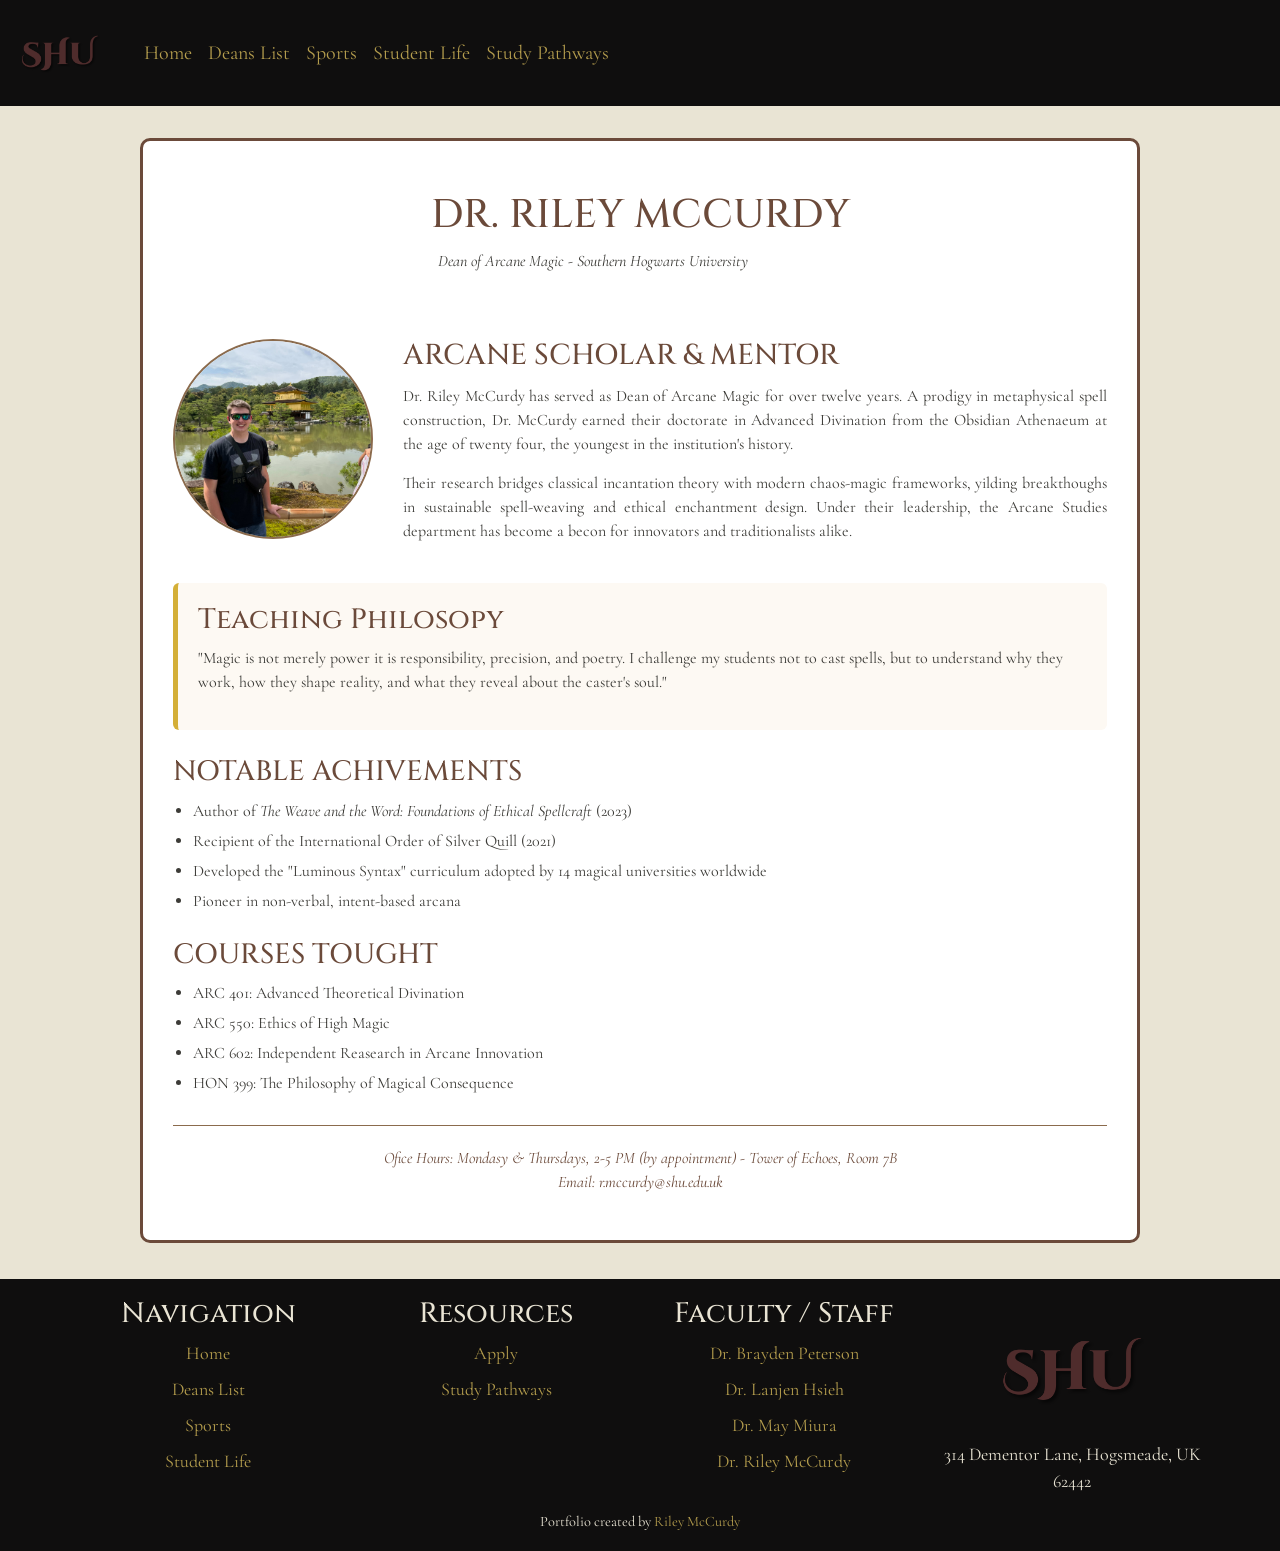
<file: portfolios/Riley.html>
<!DOCTYPE html>
<html lang="en">
  <head>
    <meta charset="UTF-8" />
    <meta name="viewport" content="width=device-width, initial-scale=1.0" />
    <link rel="icon" href="../images/owl.ico" type="image/x-icon" />
    <title>Riley McCurdy - Dean of Arcane Magic</title>
    <link rel="stylesheet" href="../styles.css" />

    <!-- Fonts -->
    <link rel="preconnect" href="https://fonts.googleapis.com" />
    <link rel="preconnect" href="https://fonts.gstatic.com" crossorigin />
    <link
      href="https://fonts.googleapis.com/css2?family=Cormorant+Garamond:ital,wght@0,300..700;1,300..700&display=swap"
      rel="stylesheet"
    />
    <link
      href="https://fonts.googleapis.com/css2?family=Cinzel:wght@400..900&display=swap"
      rel="stylesheet"
    />
    <!-- Bootstrap -->
    <link
      href="https://cdn.jsdelivr.net/npm/bootstrap@5.3.8/dist/css/bootstrap.min.css"
      rel="stylesheet"
      integrity="sha384-sRIl4kxILFvY47J16cr9ZwB07vP4J8+LH7qKQnuqkuIAvNWLzeN8tE5YBujZqJLB"
      crossorigin="anonymous"
    />
    <style>
      main {
        max-width: 1000px;
        margin: 0 auto;
      }

      .frame {
        background-color: white;
        border: 3px solid #6b4a3a;
        border-radius: 10px;
        padding: 30px;
      }

      .headding {
        text-align: center;
        margin-bottom: 30px;
        padding: 20px;
      }

      .headding h1 {
        font-size: 2.5rem;
        color: #6b4a3a;
        text-transform: uppercase;
        margin: 0;
      }

      .headding p {
        font-style: italic;
        margin-top: 10px;
        max-width: 800px;
      }

      /* Profile section */

      .profile {
        display: flex;
        gap: 30px;
        margin: 25px 0;
        align-items: flex-start;
      }

      .symbol img {
        width: 200px;
        height: 200px;
        border: 2px solid #8b6b4d;
        border-radius: 50%;
        object-fit: cover;
        background-color: #e0d5c0;
        display: flex;
        align-items: center;
        justify-content: center;
        font-size: 5rem;
        color: white;
      }

      .biography {
        flex: 1;
      }

      .biography h2 {
        color: #6b4a3a;
        font-size: 1.8rem;
        text-transform: uppercase;
        margin-top: 0;
        margin-bottom: 10px;
      }

      .biography p {
        text-align: justify;
        margin-bottom: 15px;
      }

      .philosophy {
        background-color: #fdf9f3;
        padding: 20px;
        border-left: 5px solid #d4af37;
        border-radius: 6px;
        margin: 25px 0;
      }

      .philosophy h3 {
        color: #6b4a3a;
        margin-top: 0;
        margin-bottom: 10px;
      }

      .achivements h3,
      .classes h3 {
        color: #6b4a3a;
        text-transform: uppercase;
        margin-top: 25px;
      }

      .riley-ul {
        padding-left: 20px;
        margin: 10px 0;
      }

      .riley-li {
        margin: 6px 0;
      }

      .contact {
        margin-top: 30px;
        text-align: center;
        padding-top: 20px;
        border-top: 1px solid #8b6b4d;
        font-style: italic;
        color: #6b4a3a;
      }
    </style>
  </head>
  <body>
    <!-- Use bootstrap nav classes and stop displaying burger when screen is at large breakpoint -->
    <nav class="navbar navbar-expand-md shu-navbar sticky-top">
      <a class="navbar-brand shu-brand" href="../index.html">
        <img
          src="../images/logo.png"
          alt="Southern Hogwarts University"
          class="shu-nav-logo"
        />
      </a>

      <!-- Hamburger icon from bootstrap -->
      <button
        class="navbar-toggler navbar-dark shu-hamburger"
        type="button"
        data-bs-toggle="collapse"
        data-bs-target="#shu-navbar-content"
      >
        <span class="navbar-toggler-icon"></span>
      </button>

      <div class="collapse navbar-collapse" id="shu-navbar-content">
        <ul class="navbar-nav shu-nav-links">
          <li class="nav-item">
            <a class="nav-link" href="../index.html">Home</a>
          </li>
          <li class="nav-item">
            <a class="nav-link" href="../deans.html">Deans List</a>
          </li>
          <li class="nav-item">
            <a class="nav-link" href="../sports.html">Sports</a>
          </li>
          <li class="nav-item">
            <a class="nav-link" href="../student_life.html">Student Life</a>
          </li>
          <li class="nav-item">
            <a class="nav-link" href="../areas_of_study.html">Study Pathways</a>
          </li>
        </ul>
      </div>
    </nav>
    <main>
      <!-- holds main page content -->
      <div class="frame">
        <!-- groups all profile sections -->
        <div class="headding">
          <!-- groups page title -->
          <h1>Dr. Riley McCurdy</h1>
          <p>Dean of Arcane Magic - Southern Hogwarts University</p>
        </div>

        <div class="profile">
          <!-- groups image + bio -->
          <p class="symbol"><img src="../images/riley.jpg" alt="🔮" /></p>
          <div class="biography">
            <!-- holds bio text -->
            <h2>Arcane Scholar & Mentor</h2>
            <p>
              Dr. Riley McCurdy has served as Dean of Arcane Magic for over
              twelve years. A prodigy in metaphysical spell construction, Dr.
              McCurdy earned their doctorate in Advanced Divination from the
              Obsidian Athenaeum at the age of twenty four, the youngest in the
              institution's history.
            </p>
            <p>
              Their research bridges classical incantation theory with modern
              chaos-magic frameworks, yilding breakthoughs in sustainable
              spell-weaving and ethical enchantment design. Under their
              leadership, the Arcane Studies department has become a becon for
              innovators and traditionalists alike.
            </p>
          </div>
        </div>

        <div class="philosophy">
          <!-- separate philosophy block -->
          <h3>Teaching Philosopy</h3>
          <p>
            "Magic is not merely power it is responsibility, precision, and
            poetry. I challenge my students not to cast spells, but to
            understand why they work, how they shape reality, and what they
            reveal about the caster's soul."
          </p>
        </div>

        <div class="achivements">
          <!-- separate achievements list -->
          <h3>Notable Achivements</h3>
          <ul class="riley-ul">
            <li class="riley-li">
              Author of
              <em>The Weave and the Word: Foundations of Ethical Spellcraft</em>
              (2023)
            </li>
            <li class="riley-li">
              Recipient of the International Order of Silver Quill (2021)
            </li>
            <li class="riley-li">
              Developed the "Luminous Syntax" curriculum adopted by 14 magical
              universities worldwide
            </li>
            <li class="riley-li">Pioneer in non-verbal, intent-based arcana</li>
          </ul>
        </div>

        <div class="classes">
          <!-- lists courses -->
          <h3>Courses Tought</h3>
          <ul class="riley-ul">
            <li class="riley-li">ARC 401: Advanced Theoretical Divination</li>
            <li class="riley-li">ARC 550: Ethics of High Magic</li>
            <li class="riley-li">
              ARC 602: Independent Reasearch in Arcane Innovation
            </li>
            <li class="riley-li">
              HON 399: The Philosophy of Magical Consequence
            </li>
          </ul>
        </div>
        <div class="contact">
          <!-- shows contact info -->
          <p>
            Ofice Hours: Mondasy & Thursdays, 2-5 PM (by appointment) - Tower of
            Echoes, Room 7B <br />
            Email: r.mccurdy@shu.edu.uk
          </p>
          <p></p>
        </div>
      </div>
    </main>
    <script
      src="https://cdn.jsdelivr.net/npm/bootstrap@5.3.8/dist/js/bootstrap.bundle.min.js"
      integrity="sha384-FKyoEForCGlyvwx9Hj09JcYn3nv7wiPVlz7YYwJrWVcXK/BmnVDxM+D2scQbITxI"
      crossorigin="anonymous"
    ></script>
    <footer>
      <div class="footer-grid mobile-footer">
        <div class="footer-section">
          <h3>Navigation</h3>
          <a href="../index.html" class="footer-link">Home</a>
          <a href="../deans.html" class="footer-link">Deans List</a>
          <a href="../sports.html" class="footer-link">Sports</a>
          <a href="../student_life.html" class="footer-link">Student Life</a>
        </div>
        <div class="footer-section">
          <h3>Resources</h3>
          <a href="../areas_of_study.html#applicationForm" class="footer-link"
            >Apply</a
          >
          <a href="../areas_of_study.html" class="footer-link"
            >Study Pathways</a
          >
        </div>
        <div class="footer-section">
          <h3>Faculty / Staff</h3>
          <a href="Brayden.html" class="footer-link">Dr. Brayden Peterson</a>
          <a href="Lanjen.html" class="footer-link">Dr. Lanjen Hsieh</a>
          <a href="May.html" class="footer-link">Dr. May Miura</a>
          <a href="Riley.html" class="footer-link">Dr. Riley McCurdy</a>
        </div>
        <div class="footer-section">
          <img
            src="../images/logo.png"
            alt="Southern Hogwarts University Logo"
            class="footer-logo"
          />
          <!-- This is a fake address I came up with, the zip code spells MAGIC on a telephone keypad and Hogsmeade is a small village near Hogwarts in the Harry Potter universe-->
          <p>314 Dementor Lane, Hogsmeade, UK 62442</p>
        </div>
      </div>
      <p class="footer-page-credit">
        Portfolio created by <a href="Riley.html">Riley McCurdy</a>
      </p>
    </footer>
  </body>
</html>
</file>
<file: styles.css>
/* Used so we can easily change the theme if we don't like them later, just change them here not everywhere else */
:root {
  /*  Usage example in CSS:
        Colors:
        background-color: var(--background-color-1);
        color: var(--primary-text-color);
    */

  /* Backgrounds and Text Colors */
  --background-color-1: #e9e4d4;
  --background-color-2: #d6d1c4;
  --background-color-3: #c5bfaf;
  --footer-color: #0f0e0e;
  --footer-link-color: #b39c4d;
  --footer-link-hover-color: #6c2d2c;
  --footer-text-color: #e9e4d4;
  --header-color: #1b1a17;
  --subheader-color: #2e2b28;
  --primary-text-color: #3c3b37;
  --secondary-text-color: #6c6a63;
  --nav-background-color: #0f0e0e;
  --nav-text-color: #b39c4d;
  --nav-hover-color: #6c2d2c;
  --nav-active-color: #e9e4d4;

  /* Various Accents */
  --highlight-gold-color: #b39c4d;
  --highlight-red-color: #6c2d2c;
  --highlight-navy-color: #1a2238;
  --highlight-mossy-color: #7a7f5c;

  /* Brand Colors */
  --brand-black: #0f0e0e;
  --brand-gold: #b39c4d;
  --brand-red: #4f2c2c;

  /* Font Families */
  --font-cormorant: "Cormorant Garamond", serif;
  --font-cinzel: "Cinzel", serif;
}

/* General Styles */
body {
  background-color: var(--background-color-1) !important;
  color: var(--primary-text-color) !important;
  font-family: var(--font-cormorant) !important;
}

h1, h2, h3, h4, h5, h6 {
  font-family: var(--font-cinzel);
}

footer {
  font-family: var(--font-cormorant);
  font-size: 1.125em;
  color: var(--footer-text-color);
  background-color: var(--footer-color);
  text-align: center;
  margin-top: 2em;
  padding: 1em 0;
}

footer a {
  color: var(--footer-link-color);
  text-decoration: none;
}

footer a:hover {
  color: var(--footer-link-hover-color);
  text-decoration: none;
}

/* Make the footer pretty */
.footer-grid {
  display: grid;
  grid-template-columns: 25% 25% 25% 25%;
  margin: 0 5%;
}

.footer-section {
  margin: 0;
  overflow: hidden;
}

.footer-link {
  display: block;
  margin: 0.5em auto;
  text-decoration: none;
  width: fit-content;
}

/* Logo float animation */
.footer-logo {
  object-fit: contain;
  width: 50%;
  animation: alternate-reverse footer-logo-float 4s ease-in-out infinite;
}

.footer-socials {
  width: 1.5em;
  margin: 0 1.5em 0 1.5em;
}

.footer-page-credit {
  font-size: 0.8em;
  margin-bottom: 0;
}

/* Logo float animation keyframes */
@keyframes footer-logo-float {
  from {
    transform: translateY(0px);
  }
  to {
    transform: translateY(-10px);
  }
}

/* Extra navbar stuff, because I wanted more customization than I could do easily with bootstrap */
.navbar a {
  color: var(--nav-text-color);
  font-family: var(--font-cormorant);
  font-size: 1.25em;
}

.shu-navbar {
  background-color: var(--nav-background-color);
  margin-bottom: 2em;
}

.shu-nav-logo {
  height: 4em;
  margin: 0 1em;
}

.shu-hamburger {
  margin: 0 1em;
}

@media screen and (max-width: 767px) {
  .homepage-event-container {
    display: none;
  }

  .footer-grid {
    grid-template-columns: auto;
    text-align: center;
  }

  .footer-logo {
    width: 40%;
    margin-top: 3em;
  }

  .footer-socials {
    width: 2em;
    margin: 2em 1.5em 0 1.5em;
  }

  .footer-page-credit {
    margin-top: 3em;
  }

  .navbar {
    position: relative;
  }

  .shu-nav-links {
    margin: 0 1em;
  }

  .nav-link {
    text-align: center;
  }
}

/* Styles for index.html */
.homepage-hero {
  text-align: center;
  align-content: center;
  background-image: url("images/homeHero.jpg");
  background-position: center center;
  width: 100%;
  height: 50vh;
  padding: 0 2em;
  background-size: cover;
}

.homepage-hero h1 {
  font-family: var(--font-cinzel);
  color: var(--highlight-gold-color);
  text-shadow: 
    0 0 8px var(--brand-black),
    0 0 12px var(--highlight-red-color);
  font-size: 3em;
  vertical-align: middle;
  width: 100%;
  margin: auto 0;
}

.homepage-container {
  padding: 2em;
}

.homepage-container p {
  font-family: var(--font-cormorant);
}

.homepage-inlinelogo-p {
  height: 1rem;
  display: inline;
}
.homepage-inlinelogo-h1 {
  height: 2.5rem;
  display: inline;
}
.homepage-inlinelogo-h2 {
  height: 2rem;
  display: inline;
}


.homepage-event-container {
  width: 85%;
  margin: 0 auto 2em auto;
  background-color: var(--background-color-2);
  border-radius: 2em;
  text-align: center;
  font-family: var(--font-cinzel);
  padding: 1em;
}

.homepage-event-container-mobile {
  width: 100%;
  margin: 0 auto;
  background-color: var(--background-color-2);
  border-radius: 2em;
  text-align: center;
  font-family: var(--font-cinzel);
  padding: 1em;
}

.homepage-event-container-mobile dd {
  font-family: var(--font-cormorant);
}

.homepage-event-cards {
  grid-template-columns: 48% 48%;
  grid-template-rows: 45% 45%;
  display: grid;
  gap: 10% 4%;
}

.homepage-event-card {
  width: 100%;
}

/*Latest News*/
.latestnews {
  margin: 0 auto;
  padding: 10px;
}

.House-photo {
  display: none;
}

.house-apply {
  color: #0f0e0e;
  padding-top: 0;
  margin-bottom: 16px;
  padding: 16px;
  background-color: var(--background-color-2);
  border: 1px solid #0f0e0e;
  border-radius: 15px;
  box-shadow: 0px 2px 6px rgba(0,0,0,0.15);
}

.house-apply a {
  text-align: center;
  text-decoration: none;
  color: #0f0e0e;
}

.scholarship-photo {
  display: none;
}

.scholarship-info {
  margin: 0 0 16px;
  padding: 16px;
  border: 1px solid #0f0e0e;
  background-color: var(--background-color-2);
  border-radius: 15px;
  box-shadow: 0px 2px 6px rgba(0,0,0,0.15);
}

.scholarship-info a {
  text-align: center;
  text-decoration: none;
  color: #0f0e0e;
}

.music-fes {
  margin: 0 0 16px;
  padding: 16px;
  border: 1px solid #0f0e0e;
  background-color: var(--background-color-2);
  border-radius: 15px;
  box-shadow: 0px 2px 6px rgba(0,0,0,0.15);
}

.music-fes a {
  text-align: center;
  text-decoration: none;
  color: #0f0e0e;
}

.music-photo {
  display: none;
}

/*latest News tablet*/
@media screen and (min-width: 768px) {
  .latestnews {
    display: grid;
    grid-template-columns: 32% 32% 32%;
    column-gap: 2%;
  }
  .House-photo {
    display: block;
    width: 100%;
    border-top-left-radius: 15px;
    border-top-right-radius: 15px;
    border: 1px solid #0f0e0e;
    padding-bottom: 0;
  }
  .scholarship-photo {
    display: block;
    width: 100%;
    border-top-left-radius: 15px;
    border-top-right-radius: 15px;
    border: 1px solid #0f0e0e;
    padding-bottom: 0;
  }

  .music-photo {
    display: block;
    width: 100%;
    border-top-left-radius: 15px;
    border-top-right-radius: 15px;
    border: 2px solid #0f0e0e;
    padding-bottom: 0;
  }
}

/* Styles for index.html mobile list */

/* Styles for mobile class */

.mobile {
  background-color: var(--background-color-2);
  border: 1px solid;
  border-radius: 20px;
  padding: 1.5em;
  margin: 2em auto;
  text-align: center;
}

.mobile h2 {
  color: var(--brand-gold);
  font-family: var(--font-cinzel);
  font-size: 2em;
  margin-bottom: 1em;
}

/* Styles for mobile Unordered list */

.magic-list {
  list-style: none;
  padding: 0;
  margin-bottom: 2em;
  display: grid;

  /* Make all list items evenly spaced */

  grid-template-columns: 25% 25% 25% 25%;
  justify-content: center;
  overflow: hidden;
}

.magic-list li {
  aspect-ratio: 1;
}

/* Styles for icon function */

.magic-icon {
  background-color: var(--brand-red);
  border-radius: 50%;
  width: calc(100% - 1em);
  aspect-ratio: 1;
  margin: auto;

  /* Let icon words in the center */

  display: flex;
  align-items: center;
  justify-content: center;
  text-align: center;
}

/* Media query for mobile */

@media screen and (max-width: 628px) {
  .magic-list {
    grid-template-columns: 50% 50%;
  }
}


/* Styles for icon words */

.magic-icon a {
  color: white;
  text-decoration: none;
  font-family: var(--font-cormorant);
  font-size: 1.4em;
}

/* Style for mobile Ordered list */

.magic-step {
  text-align: left;
  line-height: 1.5;
  font-size: 1em;
}

/* Styles for deans.html */
.dean-container {
  padding: 0 2em;
}

.dean-page-heading {
  font-family: var(--font-cinzel);
  font-size: 3.5rem;
  text-align: center;
  margin-bottom: 0.25em;
}

/* Style the dean photos to look like swinging portraits, ooo magic-ey*/
.dean-photo {
  width: 150px;
  height: 150px;
  object-fit: cover;
  border-top-left-radius: 50%;
  border-top-right-radius: 50%;
  border: 4px solid var(--highlight-gold-color);
  box-shadow: var(--highlight-red-color) 0px 5px 10px;
  animation: dean-card-image 2s ease-in-out infinite alternate;
}

.dean-card {
  background-color: var(--background-color-2);
  border: 1px solid var(--highlight-red-color);
  border-radius: 5px;
  padding: 2em 1em;
  margin: 1em;
  text-align: center;
}

.dean-list {
  list-style-type: none;
  padding: 0;
  display: grid;
  grid-template-columns: auto;
}

.dean-name {
  font-size: 1.5em;
  font-weight: bold;
  margin: 0.75em 0;
  font-family: var(--font-cinzel);
}

.dean-description {
  font-size: 1.25em;
  color: var(--secondary-text-color);
  font-family: var(--font-cormorant);
  font-weight: bold;
}

/* Make the coloring not blue because why */
.dean-link {
  text-decoration: none;
  color: inherit;
}

.dean-link:hover .dean-card {
  background-color: var(--background-color-3);
}

.dean-link:hover .dean-name {
  animation: dean-name-hoverGrow 0.5s forwards;
}

.dean-link .dean-name {
  animation: dean-name-hoverShrink 0.5s forwards;
}

/* Animations for dean cards */
@keyframes dean-name-hoverShrink {
  from {
    transform: scale(1.05);
  }
  to {
    transform: scale(1);
  }
}

@keyframes dean-name-hoverGrow {
  from {
    transform: scale(1);
  }
  to {
    transform: scale(1.05);
  }
}
/* Swinging portrait animations */
@keyframes dean-card-image {
  from {
    transform: translateX(-5px);
    rotate: 2deg;
  }
  to {
    transform: translateX(5px);
    rotate: -2deg;
  }
}

/* Pagination styling */
.deans-dean-pagination {
  text-align: center;
}

.deans-pagination-link {
  background-color: var(--footer-color);
  padding: 0.75em 1em;
  text-decoration: none;
  color: var(--footer-link-color);
}

.deans-pagination-link:hover {
  background-color: var(--footer-link-hover-color);
  color: var(--footer-color);
}

/* Styling for Brayden portfolio */
.braydenport-header {
  font-family: var(--font-cinzel);
  color: var(--header-color);
  font-size: 3.5em;
  text-align: center;
  margin: 0 0.5em 0.25em 0.5em;
}

.braydenport-subheader {
  font-family: var(--font-cinzel);
  color: var(--subheader-color);
  font-size: 2em;
  text-align: center;
  margin: 0 0.5em 0.25em 0.5em;
}

.braydenport-container {
  padding: 2em;
  padding-bottom: 0;
}

.braydenport-section {
  margin-bottom: 2em;
  clear: both;
  padding-top: 2em;
  color: var(--primary-text-color);
  font-family: var(--font-cormorant);
}

/* Don't add any extra padding to the first section, it messed up consistency between my deans and portfolio pages */
.braydenport-section:first-of-type {
  padding-top: 0;
}

.braydenport-bio {
  font-size: 1.25em;
  text-align: justify;
}

.braydenport-courses dt {
  margin-top: 1em;
  font-size: 2em;
}

.braydenport-courses dd {
  font-size: 1.25em;
  margin-left: 3em;
  margin-bottom: 1em;
}

.braydenport-table-container {
  text-align: center;
}

.braydenport-table-container table {
  width: 100%;
  margin: auto;
}

.braydenport-table-container table th, table td {
  border: #0f0e0e 1px solid;
}

.braydenport-table-container table th {
  font-size: 1.5em;
  background-color: var(--background-color-3);
}

.braydenport-table-container table tr td {
  font-size: 1.25em;
  background-color: var(--background-color-2);
}

/* Styling for the foreground (fading one) photo on mobile */
.braydenport-photo {
  float: none;
  display: block;
  width: 50%;
  margin: 0 auto 2em auto;
  left: auto;
  position: relative;
  border-top-left-radius: 50%;
  border-top-right-radius: 50%;
  object-fit: cover;
  border: 4px solid var(--highlight-gold-color);
  animation: braydenport-magic-portrait 6s linear infinite alternate;
}
/* Had to do some yucky calculations to get background photo aligned with front photo on mobile*/
.braydenport-photo-background {
  float: none;
  display: block;
  width: calc(50% - 2em);
  left: calc(25% + 1em);
  margin: 0 auto 2em auto;
  position: absolute;
  border-top-left-radius: 50%;
  border-top-right-radius: 50%;
  object-fit: cover;
  border: 4px solid var(--highlight-gold-color);
  box-shadow: var(--highlight-red-color) 0px 5px 10px;
}

/* Animation for the magic disappearing Brayden */
@keyframes braydenport-magic-portrait {
  0%,
  60% {
    opacity: 1;
  }
  75%,
  100% {
    opacity: 0;
  }
}

/* To meet requirements */
#Tablet-desktop {
  display: none;
}

/* Media query for tablet */
@media screen and (min-width: 768px) {
  .mobile {
    display: none;
  }

  #Tablet-desktop {
    display: table;
  }
  /* Additional style: Moved background photo for Brayden's portfolio to float next to text */
  .braydenport-photo-background {
    width: 300px;
    float: left;
    margin-right: 2em;
    position: relative;
    left: 0;
  }
  /* Additional style: Moved front photo for Brayden's portfolio to accomdate for background photo moving, need to keep effect */
  .braydenport-photo {
    width: 300px;
    border: 4px solid var(--highlight-gold-color);
    margin-right: 2em;
    position: absolute;
    left: 2em;
  }
  /* Additional style: Expand grid for deans list for aesthetic */
  .dean-list {
    grid-template-columns: 50% 50%;
  }
}

/* Media query for desktop */
@media screen and (min-width: 768px) {
  .mobile {
    display: none;
  }

  #Tablet-desktop {
    display: table;
  }

  .navbar a:hover {
    color: var(--nav-hover-color);
  }

  .navbar a:active {
    color: var(--nav-active-color);
  }

  /* Additional style: Just make the homepage header text bigger, looks nicer */
  .homepage-hero h1 {
    font-size: 4.5em;
  }
}

/* Styles for sports HTML*/

/*Adjust the size to make it easier to see */
.sports-img {
  width: 100%;
  height: 300px;
  border-radius: 25px;
}

.about-sports {
  margin: 2em;
  margin-top: 0;
  padding: 5px;
  background-color: #c5bfaf;
  border-radius: 15px;
}

.Quidditch-main {
  display: none;
}

.four-sports {
  margin: 2em;
  padding: 5px;
  background-color: #c5bfaf;
  border-radius: 15px;
}

  .quidditch {
    margin: 2em;
    margin-top: 0;
    padding: 5px;
    background-color: #c5bfaf;
    border-radius: 15px;
  }

  .underwater-tag {
    margin: 2em;
  margin-top: 0;
  padding: 5px;
  background-color: #c5bfaf;
  border-radius: 15px;
  }

  .FlagBattle {
    margin: 2em;
  margin-top: 0;
  padding: 5px;
  background-color: #c5bfaf;
  border-radius: 15px;
  }

  .dodgeball {
    margin: 2em;
  margin-top: 0;
  padding: 5px;
  background-color: #c5bfaf;
  border-radius: 15px;
  }

/* Sports Media query for tablet*/
@media screen and (min-width: 600px) {

  /*Adjusted the size of the image*/

  .Quidditch-mainphoto {
    text-align: center;
  }

  .Quidditch-main {
    display: block;
    width: 100%;
    height: 500px;
  }

  .sports-img {
    width: 300px;
  }
}

/* Styles for student_life.html */

/* Styles for header */

h1 {
    font-family: var(--font-cinzel);
}

/* Styles for student_life.html's each section */

.life-section {
    background-color: var(--background-color-2);
    border: 1px solid var(--highlight-gold-color);
    padding: 20px;
    margin: 25px auto;
    width: 90%;
    border-radius: 15px;
}

.life-section h2 {
    color: var(--brand-gold);
    font-family: var(--font-cinzel);
    text-align: center;
    font-size: 2em;
    margin-bottom: 5px;
}

.life-section p {
    color: var(--secondary-text-color);
    text-align: center;
    font-size: 1em;
    margin-bottom: 15px;
}

/* Styles for student clubs and activities */

.club-categories, .activities-event {
    background-color: var(--background-color-3);
    border: 1px solid var(--highlight-gold-color);
    border-radius: 15px;
    padding: 20px;
}

.club-categories h3, .activities-event .event-title {
    font-family: var(--font-cinzel);
    color: var(--primary-text-color);
    text-align: center;
    font-size: 1.5em;
    margin-bottom: 5px;
}

/* Styles for student clubs list */

.club-categories {
    display: flex;
    flex-direction: column;
    text-align: center;
    height: 250px;
    min-width: 40%;
}

.club-categories h3 {
    background-color: var(--background-color-2);
    border-radius: 15px;
    padding: 5px;
}

.club-categories ul {
    list-style: none;
    padding: 0;
    margin: 0;
}

.club-categories ul li {
    color: var(--primary-text-color);
    text-align: center;
    margin: 5px;
    font-size: 1em;
}

/* Styles for video background */

.club-video {
  background-color: var(--background-color-3);
  border: 1px solid var(--brand-gold);
  border-radius: 15px;
}

/* Styles for video to set in the center */

.club-video video {
  display: block;
  margin: 0 auto;
}


/* Styles for Hogwarts activities */

.activities-event {
    min-height: 150px;
    display: flex;
    flex-direction: column;
    text-align: center;
    font-weight: 200;
    min-width: 40%;
}

/* Styles for Hogwarts activities description */

.event-describe {
    color: var(--secondary-text-color);
    display: none;
    margin-top: 10px;
    font-size: 0.5em;
}

/* Description for Hogwarts activitie on hover */

.activities-event:hover {
    background-color: var(--background-color-2);
}

.activities-event:hover .event-describe {
    display: block;
}

/* Styles for Dining Hall section with Tablet/Desktop only */

#Tablet-desktop {
    margin-top: 20px;
    display: none;
}

#Tablet-desktop table {
    border-collapse: collapse;
    font-size: 1em;
    width: 100%;
}

/* Styles for column titles */

#Tablet-desktop th {
    background-color: var(--brand-black);
    color: var(--brand-gold);
    text-align: center;
    padding: 10px;
}

/* Styles for menu items */

#Tablet-desktop td {
    border-bottom: 1px solid var(--highlight-gold-color);
    padding: 10px;
}

#Tablet-desktop tr {
    background-color: var(--background-color-3);
}

/* Media query for LanJen student_life for mobile devices */

.life-grid {
    display: grid;
    grid-template-columns: auto;
    gap: 15px;
    margin-bottom: 20px;
}

/* Styles for hiding Tablet-desktop section */

#Tablet-desktop {
  display: none;
}

/* Media query for LanJen student_life for tablet devices */

@media screen and (min-width: 620px), print {

    .life-grid {
        grid-template-columns: auto auto;
        gap: 18px;
    }

    /* Styles for showing Tablet-desktop section */

    #Tablet-desktop {
        display: block;
    }

}

/* LanJen portfolio page */

/* Title section */

.lanjen-title {
    text-align: center;
    margin: 20px;
}

.lanjen-title h1 {
    color: var(--header-color);
    font-family: var(--font-cinzel);
    font-size: 2.5em;
}

.lanjen-title h2 {
    color: var(--subheader-color);
    font-family: var(--font-cinzel);
    font-size: 1.5em;
}

.lanjen-tagline {
    color: var(--secondary-text-color);
    font-style: italic;
}

/* Profile section */

.lanjen-profile {
    display: flex;
    align-items: center;
    gap: 20px;
    width: 90%;
    max-width: 1000px;
    margin: 20px auto;
}

/* Styles for picture's shape to be circle */

.lanjen-photo img {
    width: 300px;
    height: 300px;
    border-radius: 50%;
    border: 5px solid var(--highlight-gold-color);
}

/* Styles for About's paragraph */

.lanjen-about p {
    margin-bottom: 5px;
    line-height: 1.5;
}

/* Style for Philosophy, Achievements, and Courses section */

.lanjen-philosophy, .lanjen-achievements, .lanjen-courses {
    background-color: var(--background-color-2);
    border-radius: 15px;
    padding: 20px;
    margin: 2em auto;
    max-width: 900px;
    line-height: 1.5;
}

/* Style for section h2 */

.lanjen-philosophy h2, .lanjen-achievements h2, .lanjen-courses h2 {
    color: var(--brand-gold);
    font-family: var(--font-cinzel);
    text-align: center;
    margin-bottom: 10px;
}

/* Style for Unordered lists */

.lanjen-achievements ul, .lanjen-courses ul {
    padding-left: 20px;
}

.lanjen-achievements li, .lanjen-courses li {
    margin-bottom: 5px;
    list-style: none;
}

/* Style for contact section */

.lanjen-contact {
    text-align: center;
    margin: 2em auto;
    padding: 15px;
}

.lanjen-contact p {
    margin-bottom: 5px;
}

/*May portfolio*/

/*The shape was made uniform and colored*/
.mayport-title {
  font-weight: bold;
  color: yellow;
  text-align: center;
  text-shadow: 2px 2px #c5bfaf;
}

.MAY-photo {
  height: 300px;
  width: 250px;
  border-radius: 25%;
  padding: 0.5em;
}

.mayport-info {
  text-align: center;
}

.mayport-information {
  margin: 2em;
  margin-top: 0;
  padding: 5px;
  background-color: #c5bfaf;
  border-radius: 15px;
}

.mayport-course {
  margin: 2em;
  margin-top: 0;
  padding: 5px;
  background-color: #c5bfaf;
  border-radius: 15px;
}

.Thunder {
  text-align: center;
}

.mayport-table {
  margin: 2em;
}

/*May.html tablet*/
@media screen and (min-width: 768px) {

  /*Image and text side by side*/
  .mayport-info {
    display: flex;
    justify-content: center;
    background-color: #c5bfaf;
    margin: 0 32px;
    border-radius: 15px;
  }

  .mayport-information {
    padding-top: 2em;
  }
}

/* Media query for LanJen student_life for desktop devices */

@media screen and (min-width: 992px), print {
  
    /* Additional style: 3 column grid on the student life grid */
    .life-grid {
        grid-template-columns: auto auto auto;
        gap: 20px;
    }

    /* Styles for showing Tablet-desktop section */

    #Tablet-desktop {
        display: block;
    }
}
</file>
